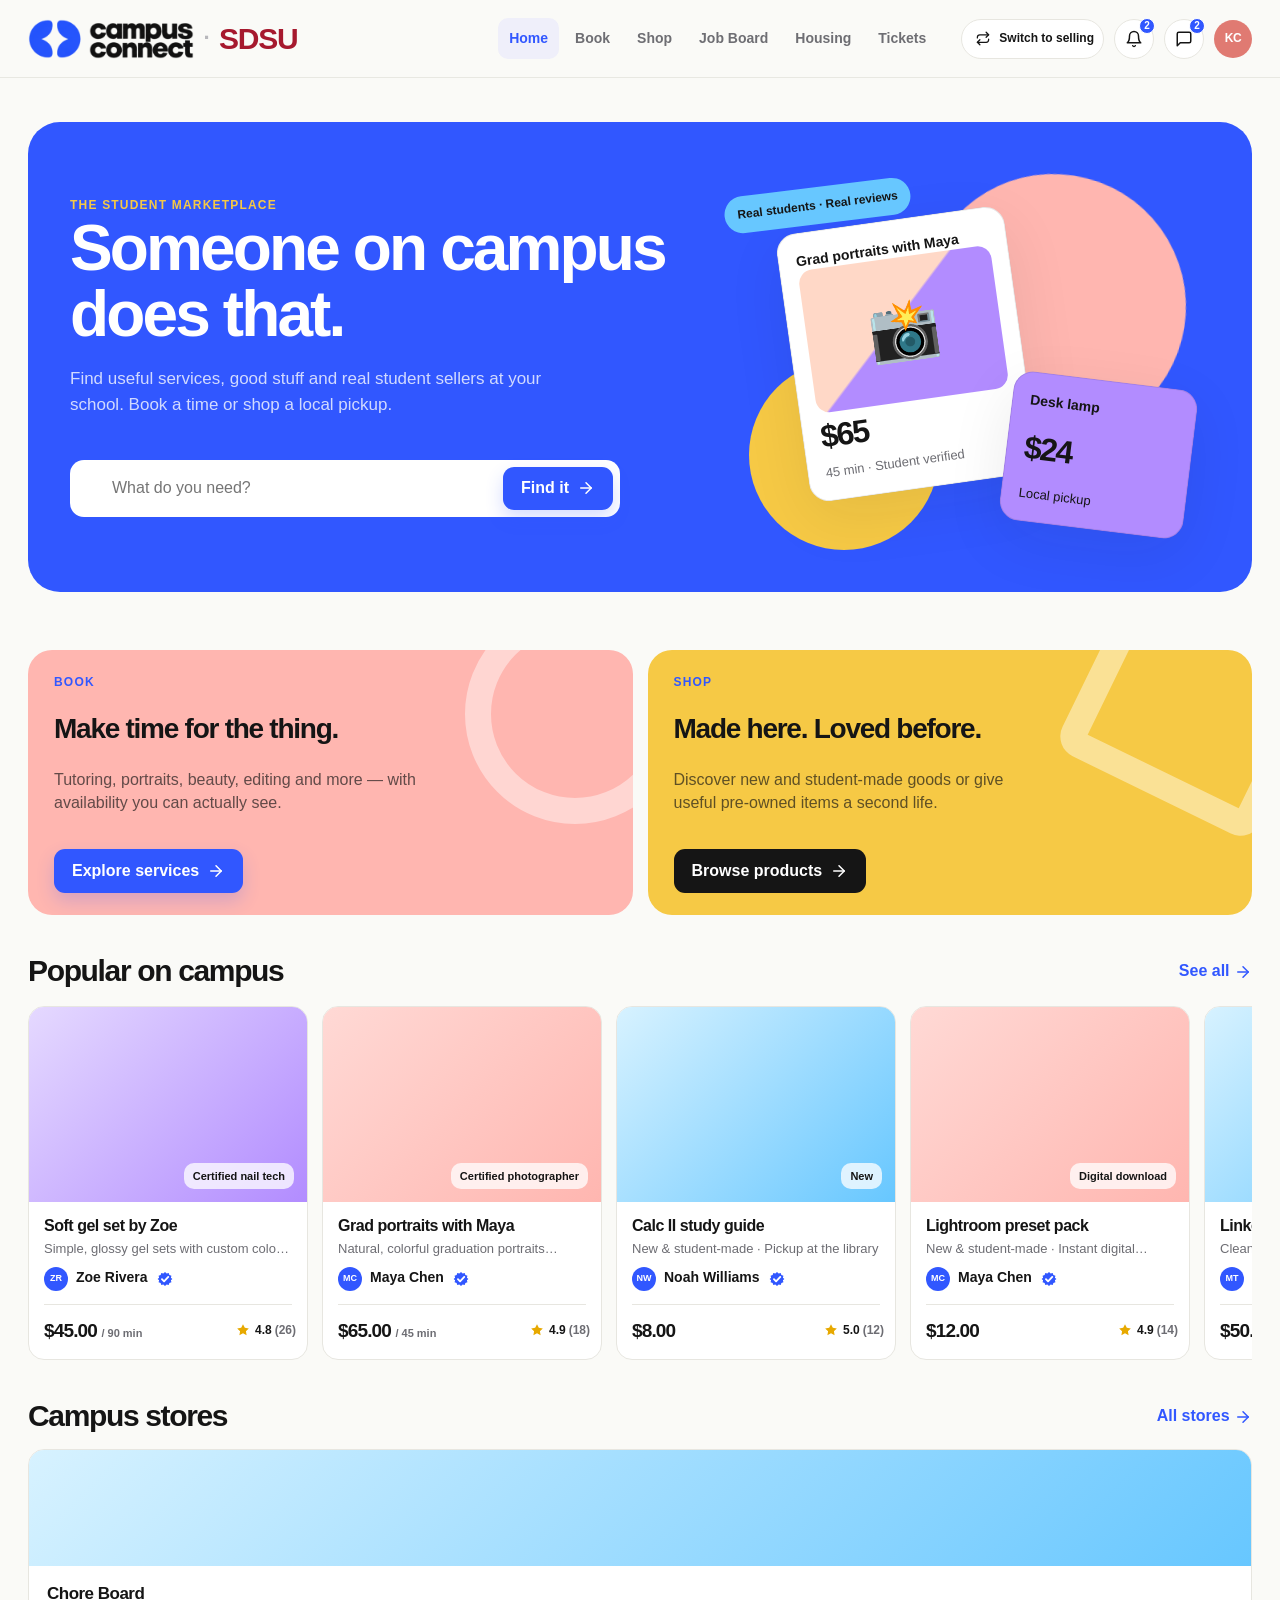
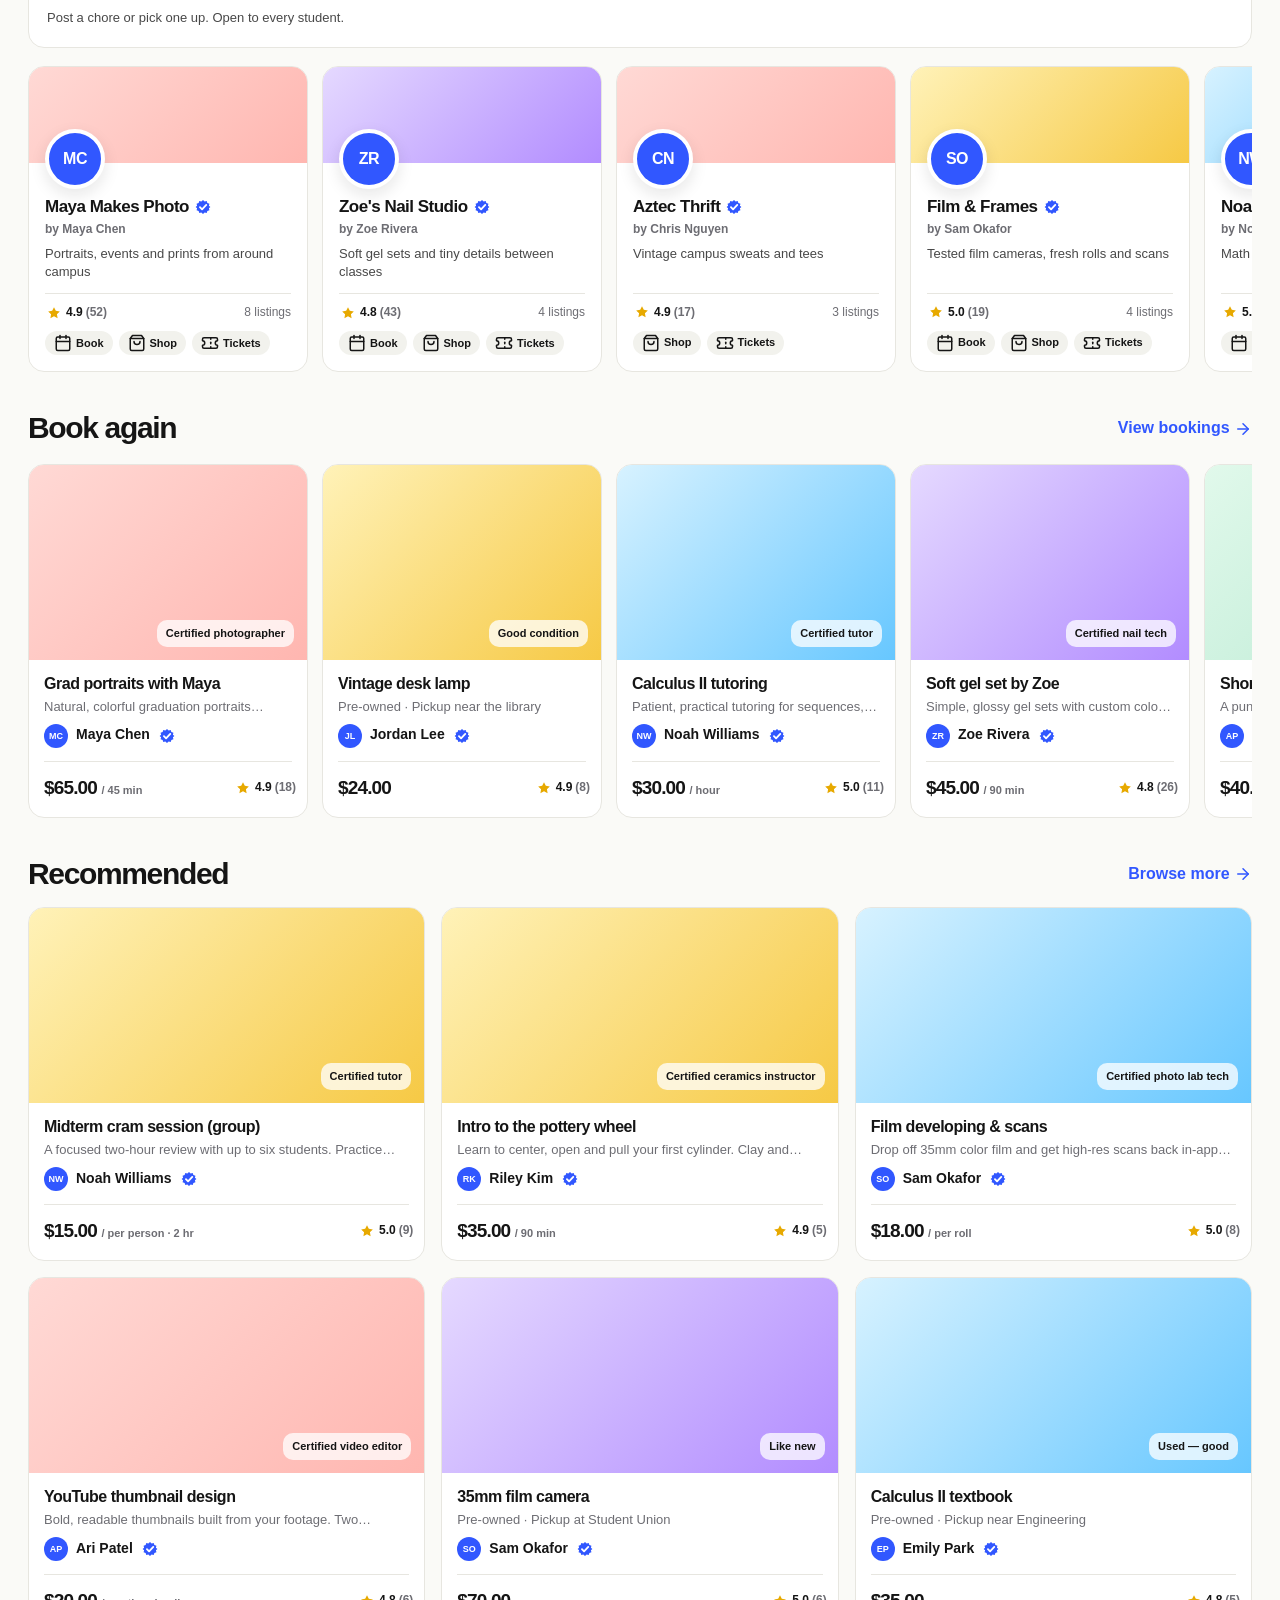
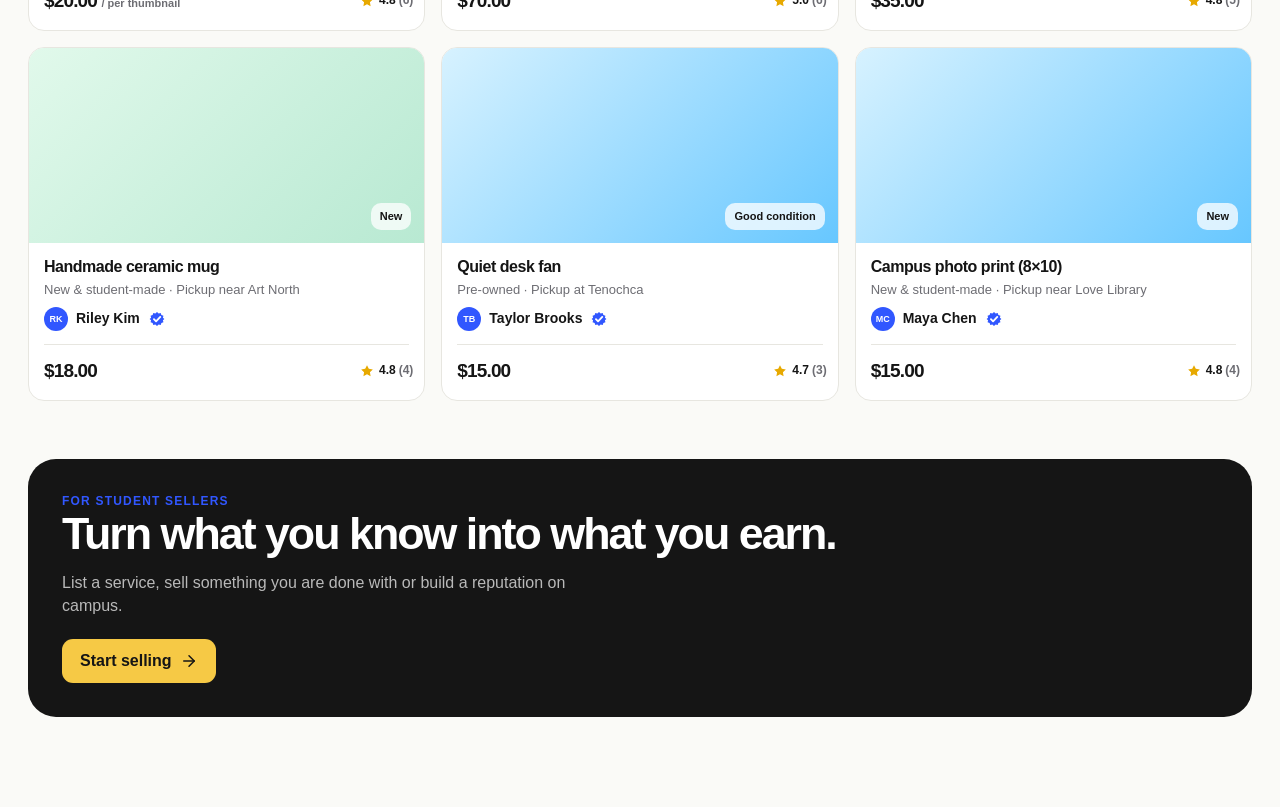
<file: index.html>
<!doctype html>
<html lang="en">
  <head>
    <meta charset="UTF-8" />
    <meta name="viewport" content="width=device-width, initial-scale=1.0" />
    <meta name="theme-color" content="#3157ff" />
    <title>Campus Connect — Prototype</title>
    <link rel="stylesheet" href="shared/base.css" />
    <link rel="stylesheet" href="buyer/buyer.css" />
  </head>
  <body data-mode="buyer">
    <div class="app-shell">
      <div id="toast-region" class="toast-region" aria-live="polite" aria-atomic="true"></div>

      <header class="desktop-header">
        <button class="brand-button" data-action="go-home" aria-label="Campus Connect home, SDSU">
          <img class="brand-logo" src="campus-connect-logo.png" alt="" />
          <span class="brand-campus-separator" aria-hidden="true">·</span>
          <img class="brand-campus-logo" src="sdsu-logo.svg" alt="SDSU" width="120" height="40" />
        </button>

        <div class="header-navs">
          <nav class="desktop-nav" aria-label="Primary navigation">
            <button class="nav-link" data-view="home">Home</button>
            <button class="nav-link" data-view="book">Book</button>
            <button class="nav-link" data-view="shop">Shop</button>
            <button class="nav-link" data-view="jobs">Job Board</button>
            <button class="nav-link" data-view="housing">Housing</button>
            <button class="nav-link" data-view="tickets">Tickets</button>
          </nav>
        </div>

        <div class="header-actions">
          <button type="button" class="mode-switch" data-action="switch-mode" aria-label="Switch to selling">
            <span class="icon" data-icon="repeat" aria-hidden="true"></span><span class="mode-switch-label">Switch to selling</span>
          </button>
          <div class="header-popover-anchor">
            <button type="button" class="icon-button notifications-nav-button" data-action="toggle-notifications" aria-label="Notifications" aria-expanded="false" aria-controls="notification-popover">
              <span class="icon" data-icon="bell" aria-hidden="true"></span><span class="header-badge notification-badge" hidden></span>
            </button>
            <div id="notification-popover" class="notification-popover" role="dialog" aria-label="Notifications" hidden></div>
          </div>
          <button type="button" class="icon-button inbox-nav-button messages-nav-button" data-view="inbox" aria-label="Messages">
            <span class="icon" data-icon="chat" aria-hidden="true"></span><span class="header-badge inbox-badge" hidden></span>
          </button>
          <button class="avatar avatar-small profile-nav-button" data-view="you" aria-label="Your profile"></button>
        </div>
      </header>

      <main id="app-main" tabindex="-1"></main>

      <nav class="mobile-bottom-nav" aria-label="Mobile navigation">
        <button class="mobile-nav-link" data-view="home"><span class="icon" data-icon="home" aria-hidden="true"></span><span>Home</span></button>
        <button class="mobile-nav-link" data-view="book"><span class="icon" data-icon="calendar" aria-hidden="true"></span><span>Book</span></button>
        <button class="mobile-nav-link" data-view="shop"><span class="icon" data-icon="bag" aria-hidden="true"></span><span>Shop</span></button>
        <button class="mobile-nav-link" data-view="jobs"><span class="icon" data-icon="briefcase" aria-hidden="true"></span><span>Jobs</span></button>
        <button class="mobile-nav-link" data-view="housing"><span class="icon" data-icon="bed" aria-hidden="true"></span><span>Housing</span></button>
        <button class="mobile-nav-link" data-view="tickets"><span class="icon" data-icon="ticket" aria-hidden="true"></span><span>Tickets</span></button>
      </nav>
    </div>

    <div id="modal-root"></div>
    <script src="shared/qr.js"></script>
    <script src="shared/icons.js"></script>
    <script src="shared/utils.js"></script>
    <script src="shared/mock-data.js"></script>
    <script src="shared/api.js"></script>
    <script src="shared/store.js"></script>
    <script src="shared/ui.js"></script>
    <script src="buyer/views.js"></script>
    <script src="buyer/actions.js"></script>
    <script src="shared/app.js"></script>
  </body>
</html>
</file>
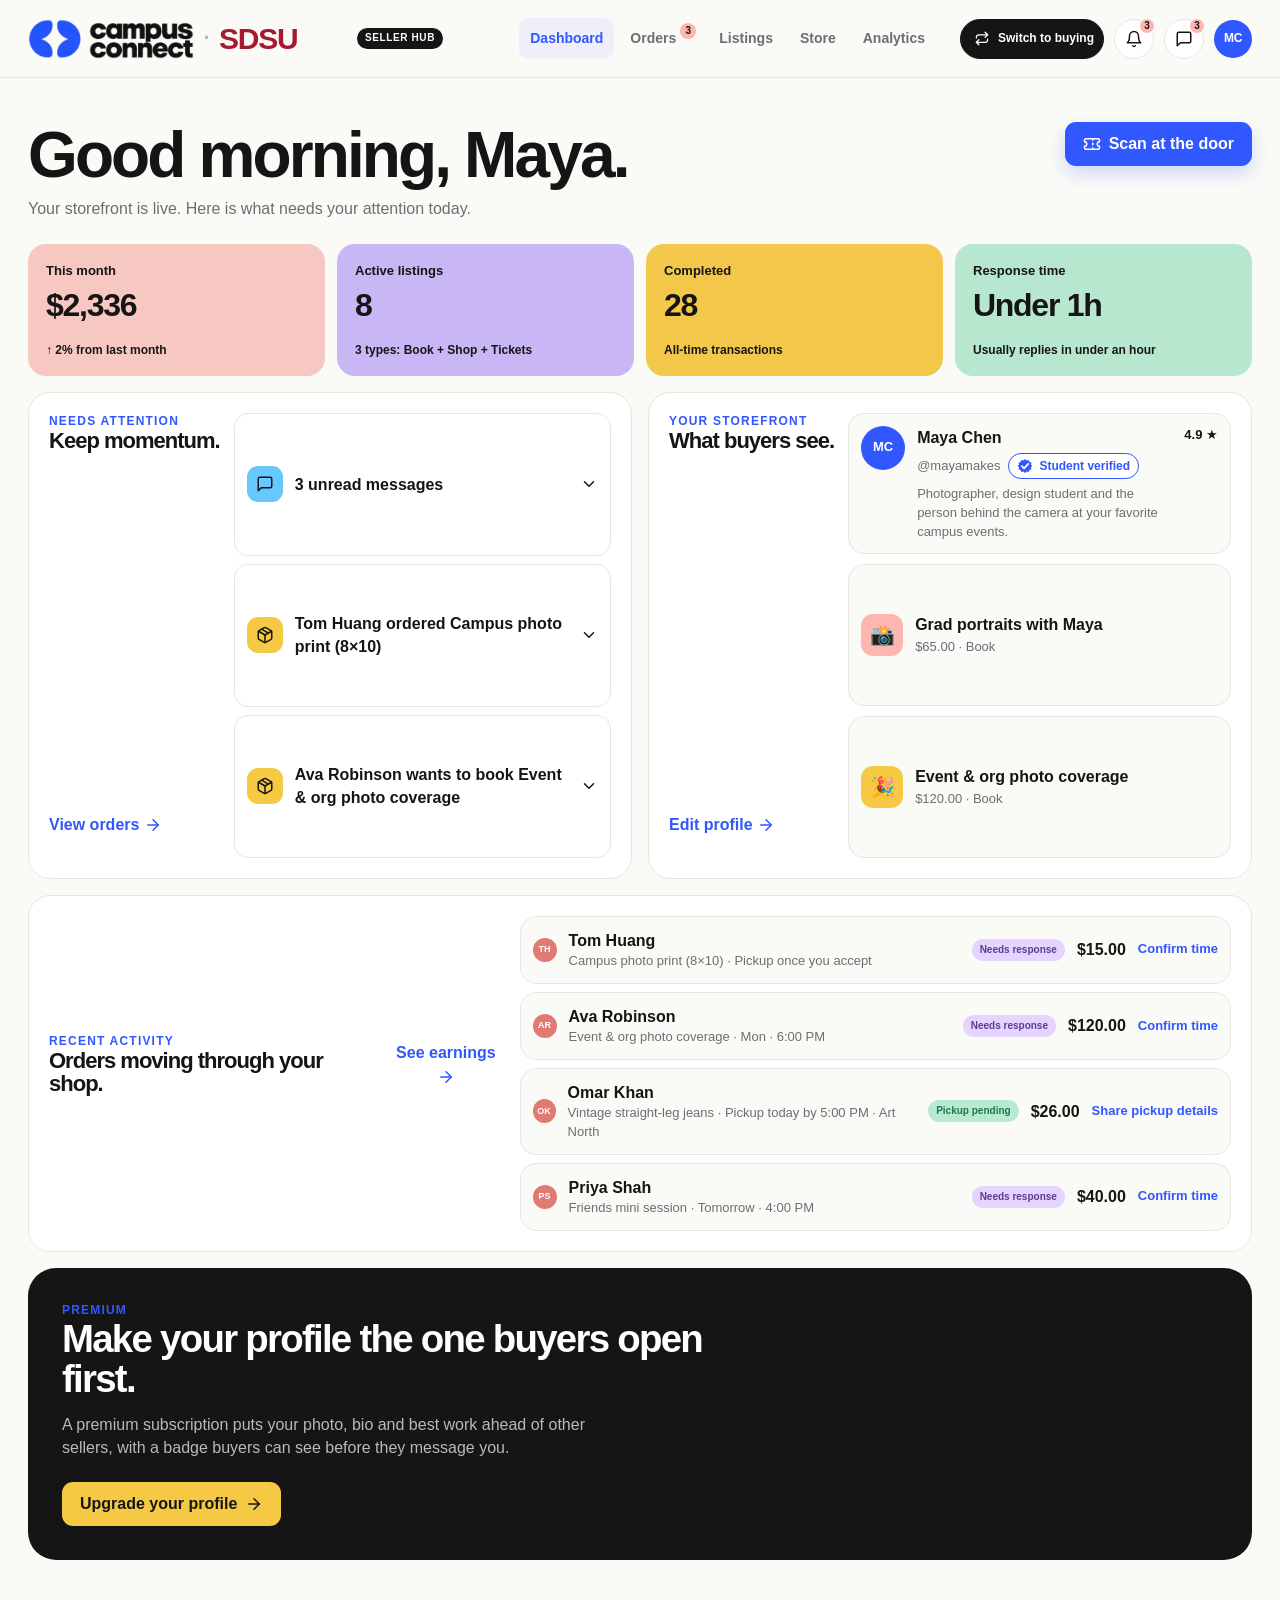
<file: seller.html>
<!doctype html>
<html lang="en">
  <head>
    <meta charset="UTF-8" />
    <meta name="viewport" content="width=device-width, initial-scale=1.0" />
    <meta name="theme-color" content="#3157ff" />
    <title>Campus Connect — Seller Hub</title>
    <link rel="stylesheet" href="shared/base.css" />
    <link rel="stylesheet" href="buyer/buyer.css" />
    <link rel="stylesheet" href="seller/seller.css" />
  </head>
  <body data-mode="seller">
    <div class="app-shell">
      <div id="toast-region" class="toast-region" aria-live="polite" aria-atomic="true"></div>

      <header class="desktop-header">
        <button class="brand-button" data-action="go-home" aria-label="Campus Connect Seller Hub home, SDSU">
          <img class="brand-logo" src="campus-connect-logo.png" alt="" />
          <span class="brand-campus-separator" aria-hidden="true">·</span>
          <img class="brand-campus-logo" src="sdsu-logo.svg" alt="SDSU" width="120" height="40" />
          <span class="seller-hub-tag seller-only">Seller Hub</span>
        </button>

        <div class="header-navs">
          <nav class="desktop-nav seller-only" aria-label="Seller navigation">
            <button class="nav-link" data-view="seller-dashboard">Dashboard</button>
            <button class="nav-link nav-link-with-badge" data-view="seller-orders">Orders<span class="nav-badge seller-orders-badge"></span></button>
            <button class="nav-link" data-view="seller-listings">Listings</button>
            <button class="nav-link" data-view="seller-stores">Store</button>
            <button class="nav-link" data-view="seller-analytics">Analytics</button>
          </nav>
        </div>

        <div class="header-actions">
          <button type="button" class="mode-switch selling" data-action="switch-mode" aria-label="Switch to buying">
            <span class="icon" data-icon="repeat" aria-hidden="true"></span><span class="mode-switch-label">Switch to buying</span>
          </button>
          <div class="header-popover-anchor">
            <button type="button" class="icon-button notifications-nav-button" data-action="toggle-notifications" aria-label="Notifications" aria-expanded="false" aria-controls="notification-popover">
              <span class="icon" data-icon="bell" aria-hidden="true"></span><span class="header-badge notification-badge" hidden></span>
            </button>
            <div id="notification-popover" class="notification-popover" role="dialog" aria-label="Notifications" hidden></div>
          </div>
          <button type="button" class="icon-button inbox-nav-button messages-nav-button" data-view="seller-inbox" aria-label="Messages">
            <span class="icon" data-icon="chat" aria-hidden="true"></span><span class="header-badge inbox-badge" hidden></span>
          </button>
          <button class="avatar avatar-small profile-nav-button seller-avatar-button" data-view="seller-profile" aria-label="Your seller profile"></button>
        </div>
      </header>

      <main id="app-main" tabindex="-1"></main>
    </div>

    <div id="modal-root"></div>
    <script src="shared/qr.js"></script>
    <script src="shared/icons.js"></script>
    <script src="shared/utils.js"></script>
    <script src="shared/mock-data.js"></script>
    <script src="shared/api.js"></script>
    <script src="shared/store.js"></script>
    <script src="shared/ui.js"></script>
    <script src="buyer/views.js"></script>
    <script src="buyer/actions.js"></script>
    <script src="seller/views.js"></script>
    <script src="seller/actions.js"></script>
    <script src="shared/app.js"></script>
  </body>
</html>
</file>
<file: shared/base.css>
:root {
  --cobalt: #3157ff;
  --sdsu-red: #a6192e;
  --cobalt-dark: #2341cf;
  --warm-white: #fafaf7;
  --ink: #151515;
  --muted: #6d6d73;
  --line: #e7e6e0;
  --soft: #f2f2ed;
  --coral: #ffb6b0;
  --lilac: #b28cff;
  --butter: #f6c945;
  --sky: #67c7ff;
  --mint: #b8e9d2;
  --danger: #bd3d42;
  --shadow: 0 18px 60px rgba(21, 21, 21, 0.08);
  --shadow-small: 0 8px 26px rgba(21, 21, 21, 0.07);
  --radius-lg: 24px;
  --radius-md: 16px;
  --radius-sm: 11px;
  --max-width: 1240px;
  font-family: Inter, ui-sans-serif, -apple-system, BlinkMacSystemFont, "Segoe UI", sans-serif;
  color: var(--ink);
  background: var(--warm-white);
  font-synthesis: none;
}

* { box-sizing: border-box; }
html { scroll-behavior: smooth; }
body {
  margin: 0;
  background: var(--warm-white);
  color: var(--ink);
  line-height: 1.45;
}
button, input, textarea, select { font: inherit; }
button { cursor: pointer; }
button:focus-visible, input:focus-visible, textarea:focus-visible, select:focus-visible, a:focus-visible {
  outline: 3px solid rgba(49, 87, 255, 0.35);
  outline-offset: 3px;
}
a { color: inherit; text-decoration: none; }

.app-shell { min-height: 100vh; }
.desktop-header {
  position: sticky;
  top: 0;
  z-index: 20;
  display: grid;
  grid-template-columns: auto 1fr auto;
  align-items: center;
  gap: 24px;
  min-height: 78px;
  padding: 14px max(28px, calc((100vw - var(--max-width)) / 2));
  background: rgba(250, 250, 247, 0.92);
  border-bottom: 1px solid rgba(231, 230, 224, 0.92);
  backdrop-filter: blur(18px);
}
.brand-button {
  display: inline-flex;
  align-items: center;
  gap: 10px;
  border: 0;
  padding: 0;
  background: transparent;
  color: var(--ink);
  font-weight: 800;
  letter-spacing: -0.04em;
}
.brand-logo { display: block; height: 40px; width: auto; }
.brand-campus-separator { color: #b8b8bc; font-size: 22px; font-weight: 900; line-height: 1; transform: translateY(-1px); }
.brand-campus-logo { display: block; flex: 0 0 auto; width: auto; height: 40px; }

.global-search {
  display: flex;
  align-items: center;
  gap: 10px;
  min-width: 0;
  height: 44px;
  padding: 0 12px;
  background: #fff;
  border: 1px solid var(--line);
  border-radius: 13px;
  color: var(--muted);
  transition: border-color .18s ease, box-shadow .18s ease;
}
.global-search:focus-within { border-color: var(--cobalt); box-shadow: 0 0 0 4px rgba(49, 87, 255, .1); }
.global-search input { width: 100%; min-width: 0; border: 0; outline: 0; background: transparent; color: var(--ink); }
.global-search input::placeholder { color: #95959a; }
.global-search kbd { padding: 3px 6px; color: #8b8b91; font-size: 11px; border: 1px solid var(--line); border-radius: 6px; white-space: nowrap; }
.header-navs { min-width: 0; display: flex; justify-content: flex-end; }
.desktop-nav { display: flex; justify-content: flex-end; align-items: center; gap: 5px; }
.nav-link, .mobile-nav-link {
  position: relative;
  border: 0;
  background: transparent;
  color: #6e6e73;
  font-size: 14px;
  font-weight: 700;
}
.nav-link { padding: 10px 11px; border-radius: 10px; }
.nav-link:hover, .nav-link.active { background: #efeffa; color: var(--ink); }
.nav-link.active { color: var(--cobalt); }
.nav-link-with-badge { padding-right: 27px; }
.nav-badge, .mobile-badge {
  display: inline-flex;
  align-items: center;
  justify-content: center;
  min-width: 16px;
  height: 16px;
  padding: 0 4px;
  border-radius: 999px;
  background: var(--cobalt);
  color: #fff;
  font-size: 10px;
  font-weight: 800;
}
body[data-mode="seller"] .nav-badge,
body[data-mode="seller"] .mobile-badge { background: var(--coral); color: var(--ink); }
.nav-badge { position: absolute; top: 5px; right: 7px; }
.header-actions { display: flex; align-items: center; gap: 10px; }
.icon-button {
  position: relative;
  display: grid;
  place-items: center;
  width: 40px;
  height: 40px;
  border: 1px solid var(--line);
  border-radius: 50%;
  background: #fff;
  color: var(--ink);
}
.icon-button:hover { background: var(--soft); }
.inbox-nav-button.active, .messages-nav-button.active, .notifications-nav-button.active { border-color: var(--cobalt); background: #eef0ff; color: var(--cobalt); box-shadow: 0 0 0 3px rgba(49, 87, 255, .12); }
.header-badge, .inbox-badge { position: absolute; top: -2px; right: -2px; display: inline-flex; align-items: center; justify-content: center; min-width: 16px; height: 16px; padding: 0 4px; border-radius: 999px; background: var(--cobalt); color: #fff; border: 1px solid #fff; font-size: 10px; font-weight: 800; line-height: 1; }
body[data-mode="seller"] .header-badge,
body[data-mode="seller"] .inbox-badge { background: var(--coral); color: var(--ink); }
.header-badge:empty, .header-badge[hidden], .inbox-badge:empty, .inbox-badge[hidden] { display: none; }
.header-popover-anchor { position: relative; }
.notification-popover { position: absolute; z-index: 60; top: calc(100% + 10px); right: 0; width: min(360px, calc(100vw - 32px)); overflow: hidden; border: 1px solid var(--line); border-radius: 18px; background: #fff; box-shadow: var(--shadow); }
.notification-popover-header { display: flex; align-items: flex-start; justify-content: space-between; gap: 12px; padding: 16px 16px 12px; border-bottom: 1px solid var(--line); }
.notification-popover-header strong { display: block; font-size: 15px; }
.notification-popover-list { display: grid; max-height: min(420px, 60vh); overflow: auto; }
.notification-popover-row { display: flex; align-items: flex-start; gap: 11px; width: 100%; padding: 14px 16px; border: 0; border-bottom: 1px solid #f0f0eb; background: #fff; text-align: left; color: inherit; }
.notification-popover-row:hover, .notification-popover-row.unread { background: #f4f5ff; }
.notification-popover-row .activity-thumb { width: 40px; height: 40px; flex-basis: 40px; font-size: 18px; border-radius: 11px; }
.notification-popover-copy { flex: 1; min-width: 0; }
.notification-popover-top { display: flex; align-items: flex-start; justify-content: space-between; gap: 8px; }
.notification-popover-top strong { font-size: 13px; line-height: 1.25; }
.notification-popover-body { display: block; margin-top: 3px; font-size: 12px; line-height: 1.4; }
.notification-popover-footer { display: flex; justify-content: flex-end; padding: 10px 12px; border-top: 1px solid var(--line); background: var(--warm-white); }
.avatar {
  display: inline-grid;
  place-items: center;
  border: 0;
  border-radius: 50%;
  background: #e07a72;
  color: #fff;
  font-weight: 800;
  letter-spacing: -.03em;
}
.avatar-small { width: 38px; height: 38px; font-size: 12px; }
.profile-nav-button { cursor: pointer; transition: box-shadow .16s ease, transform .16s ease; }
.profile-nav-button:hover { transform: translateY(-1px); }
.profile-nav-button.active { box-shadow: 0 0 0 3px #fff, 0 0 0 5px var(--cobalt); }

.icon, .svg-icon {
  display: inline-block;
  width: 18px;
  height: 18px;
  flex: 0 0 18px;
  vertical-align: middle;
  color: inherit;
}
.svg-icon { overflow: visible; }
.trust-icon .svg-icon { width: 18px; height: 18px; }
.verified-check .icon-verified { width: 16px; height: 16px; flex-shrink: 0; color: var(--cobalt); }
.verified-badge .icon-verified { width: 15px; height: 15px; flex-shrink: 0; color: var(--cobalt); }
.primary-button .icon-verified { color: #fff; --verified-mark: var(--cobalt); }
.trust-icon .icon-verified { width: 18px; height: 18px; color: var(--cobalt); }
.success-mark .icon-verified { width: 36px; height: 36px; color: var(--cobalt); }
.text-button .svg-icon, .ghost-button .svg-icon, .back-button .svg-icon, .primary-button .svg-icon, .secondary-button .svg-icon {
  flex-shrink: 0;
}
.icon-button .svg-icon { width: 18px; height: 18px; }

main { width: min(var(--max-width), calc(100% - 56px)); margin: 0 auto; padding: 44px 0 90px; }
.mobile-bottom-nav { display: none; }
.eyebrow { color: var(--cobalt); font-size: 12px; font-weight: 800; letter-spacing: .1em; text-transform: uppercase; }
h1, h2, h3, h4, p { margin-top: 0; }
h1, h2, h3, h4 { font-family: "Avenir Next", "Trebuchet MS", Inter, sans-serif; letter-spacing: -.045em; line-height: 1.04; }
h1 { font-size: clamp(38px, 5vw, 70px); margin-bottom: 18px; }
h2 { font-size: clamp(29px, 3.5vw, 46px); margin-bottom: 14px; }
h3 { font-size: 23px; margin-bottom: 8px; }
h4 { font-size: 17px; margin-bottom: 6px; }
.lede { max-width: 610px; color: var(--muted); font-size: 17px; line-height: 1.6; }
.muted { color: var(--muted); }
.small { font-size: 13px; }
.section { margin-top: 58px; }
.section-header { display: flex; align-items: end; justify-content: space-between; gap: 20px; margin-bottom: 20px; }
.section-header h2, .section-header h3 { margin-bottom: 0; }
.section-header p { max-width: 420px; margin: 0; color: var(--muted); font-size: 14px; }
.text-button { border: 0; background: transparent; color: var(--cobalt); font-weight: 800; padding: 8px 0; }
.text-button:hover { color: var(--cobalt-dark); text-decoration: underline; }
.visit-store-button, .visit-store-button .svg-icon { color: #67c7ff; }
.visit-store-button:hover { color: #3aaeef; }
.primary-button, .secondary-button, .ghost-button, .danger-button {
  display: inline-flex;
  align-items: center;
  justify-content: center;
  gap: 8px;
  min-height: 44px;
  padding: 0 17px;
  border-radius: 11px;
  font-weight: 800;
  border: 1px solid transparent;
  transition: transform .16s ease, box-shadow .16s ease, background .16s ease;
}
.primary-button { background: var(--cobalt); color: #fff; box-shadow: 0 8px 18px rgba(49, 87, 255, .2); }
.primary-button:hover { background: var(--cobalt-dark); transform: translateY(-1px); box-shadow: 0 11px 22px rgba(49, 87, 255, .25); }
.secondary-button { background: var(--ink); color: #fff; }
.secondary-button:hover { background: #333; transform: translateY(-1px); }
.ghost-button { background: transparent; border-color: var(--line); color: var(--ink); }
.ghost-button:hover { background: #fff; border-color: #c9c9c3; }
.danger-button { background: #fff4f4; color: var(--danger); border-color: #f4cdcd; }
.danger-button:hover { background: #ffe9e9; }
.button-row { display: flex; flex-wrap: wrap; gap: 10px; }
.button-row.stretch > * { flex: 1; }
.full-width { width: 100%; }

.form-card { max-width: 740px; padding: 28px; border: 1px solid var(--line); border-radius: 23px; background: #fff; }
.form-grid { display: grid; grid-template-columns: 1fr 1fr; gap: 15px; }
.field { display: grid; gap: 7px; }
.field.full { grid-column: 1 / -1; }
.field label { font-size: 12px; font-weight: 900; }
.field input, .field textarea, .field select { width: 100%; min-height: 44px; padding: 10px 12px; border: 1px solid var(--line); border-radius: 10px; outline: 0; background: #fff; color: var(--ink); }
.field textarea { min-height: 110px; resize: vertical; }
.field input:focus, .field textarea:focus, .field select:focus { border-color: var(--cobalt); box-shadow: 0 0 0 4px rgba(49,87,255,.1); }
.field-note { color: var(--muted); font-size: 11px; }
.progress-steps { display: flex; gap: 8px; margin-bottom: 26px; }
.progress-step { height: 5px; flex: 1; border-radius: 999px; background: var(--soft); }
.progress-step.active { background: var(--cobalt); }

.toast-region { position: fixed; z-index: 100; right: 20px; bottom: 20px; display: grid; gap: 10px; width: min(360px, calc(100% - 40px)); }
.toast { display: flex; align-items: flex-start; gap: 10px; padding: 13px 15px; border: 1px solid var(--line); border-radius: 14px; background: #fff; box-shadow: var(--shadow); animation: toast-in .22s ease both; font-size: 13px; }
.toast.success { border-color: #b9dfca; }
.toast.error { border-color: #f4cdcd; }
.toast.error .toast-icon { background: #fff4f4; color: var(--danger); }
.toast-icon { display: grid; place-items: center; width: 24px; height: 24px; flex: 0 0 24px; border-radius: 50%; background: var(--mint); color: #166e45; }
@keyframes toast-in { from { opacity: 0; transform: translateY(8px); } to { opacity: 1; transform: translateY(0); } }

.modal-backdrop { position: fixed; z-index: 80; inset: 0; display: grid; place-items: center; padding: 20px; background: rgba(21,21,21,.45); backdrop-filter: blur(4px); }
.modal { position: relative; width: min(520px, 100%); max-height: min(760px, calc(100vh - 40px)); overflow: auto; padding: 25px; border-radius: 22px; background: #fff; box-shadow: 0 30px 100px rgba(0,0,0,.2); }
.modal-close { position: absolute; top: 16px; right: 16px; display: grid; place-items: center; width: 34px; height: 34px; border: 0; border-radius: 50%; background: var(--soft); color: var(--ink); }
.modal h2 { padding-right: 32px; font-size: 30px; }
.notification-list { display: grid; gap: 10px; margin-top: 18px; }
.notification-item { display: flex; gap: 11px; padding: 13px; border-radius: 13px; background: var(--warm-white); }
.notification-item.unread { background: #eef0ff; }
.notification-item strong { display: block; font-size: 13px; }
.notification-item p { margin: 3px 0 0; color: var(--muted); font-size: 12px; }
.modal-actions { display: flex; justify-content: flex-end; gap: 9px; margin-top: 20px; }

@media (max-width: 1120px) {
  .desktop-header { grid-template-columns: auto 1fr auto; gap: 14px; padding-left: 20px; padding-right: 20px; }
  .desktop-nav { gap: 0; }
  .nav-link { padding-left: 8px; padding-right: 8px; }
}
@media (max-width: 900px) {
  .desktop-header { grid-template-columns: auto 1fr auto; }
  .desktop-nav { display: none; }
  main { width: min(var(--max-width), calc(100% - 36px)); }
}
@media (max-width: 680px) {
  body { padding-bottom: 72px; }
  body[data-mode="seller"] { padding-bottom: 0; }
  .desktop-header { position: relative; grid-template-columns: auto 1fr auto; min-height: 67px; padding: 12px 16px; }
  .brand-logo { height: 32px; }
  .brand-campus-logo { height: 32px; }
  .brand-campus-separator { font-size: 18px; }
  .desktop-header { padding-bottom: 12px; }
  .header-actions { gap: 6px; }
  .header-actions .icon-button { width: 36px; height: 36px; }
  .avatar-small { width: 36px; height: 36px; }
  main { width: calc(100% - 32px); padding-top: 25px; padding-bottom: 35px; }
  .mobile-bottom-nav { position: fixed; z-index: 50; left: 0; right: 0; bottom: 0; display: grid; grid-template-columns: repeat(6, 1fr); padding: 8px 6px max(8px, env(safe-area-inset-bottom)); background: rgba(250,250,247,.96); border-top: 1px solid var(--line); backdrop-filter: blur(18px); }
  .mobile-nav-link { display: grid; place-items: center; gap: 3px; padding: 5px 0; font-size: 10px; color: var(--muted); }
  .mobile-nav-link.active { color: var(--cobalt); }
  .mobile-nav-link .svg-icon { transform: scale(.92); }
  .mobile-nav-link-with-badge { position: relative; }
  .mobile-badge { position: absolute; top: 0; right: 25%; }
  .form-card { padding: 20px; border-radius: 19px; }
  .form-grid { grid-template-columns: 1fr; }
  .field.full { grid-column: auto; }
  .button-row.stretch { flex-direction: column; }
  .toast-region { right: 12px; bottom: 82px; width: calc(100% - 24px); }
  .mode-switch-label { display: none; }
  .mode-switch { width: 36px; height: 36px; padding: 0; justify-content: center; }
  body[data-mode="seller"] .seller-hub-tag { display: none !important; }
}

/* ---------- Seller Hub tag and the buying / selling switch ---------- */

.seller-hub-tag {
  display: inline-flex;
  align-items: center;
  margin-left: 8px;
  padding: 3px 8px;
  border-radius: 999px;
  background: var(--ink);
  color: #fff;
  font-size: 10px;
  font-weight: 800;
  letter-spacing: .06em;
  text-transform: uppercase;
}
.mode-switch {
  display: inline-flex;
  align-items: center;
  gap: 7px;
  min-height: 40px;
  padding: 0 12px;
  border: 1px solid var(--line);
  border-radius: 999px;
  background: #fff;
  color: var(--ink);
  font-size: 12px;
  font-weight: 800;
  white-space: nowrap;
}
.mode-switch:hover { border-color: var(--cobalt); background: #eef0ff; color: var(--cobalt); }
.mode-switch.selling { background: var(--ink); border-color: var(--ink); color: #fff; }
.mode-switch.selling:hover { background: #333; border-color: #333; color: #fff; }
.mode-switch .svg-icon { width: 15px; height: 15px; }
.profile-nav-button.seller-avatar-button { background: var(--cobalt); }
.nav-badge[hidden], .mobile-badge[hidden] { display: none; }

/* ---------- Booking calendar (the service page, and the seller's availability preview) ---------- */

.book-cal { display: flex; flex-wrap: wrap; align-items: flex-start; gap: 20px 36px; min-width: 0; }
.book-month-wrap { flex: 0 0 auto; width: 292px; max-width: 100%; }
.book-month-bar { display: flex; align-items: center; justify-content: space-between; gap: 4px; margin-bottom: 10px; }
.book-month-bar .icon-button { width: 34px; height: 34px; flex: 0 0 34px; }
.book-month-bar strong { flex: 1; min-width: 0; text-align: center; font-size: 15px; white-space: nowrap; }
.book-month { display: grid; grid-template-columns: repeat(7, 36px); gap: 6px 6px; justify-content: space-between; }
.book-dow { display: grid; place-items: center; width: 36px; height: 22px; font-size: 11px; font-weight: 800; color: var(--muted); }
.book-day { display: grid; place-items: center; width: 36px; height: 36px; padding: 0; border: 0; border-radius: 50%; background: transparent; color: var(--ink); font-size: 14px; font-weight: 800; }
.book-day.is-empty { pointer-events: none; }
.book-day.is-muted { color: #c8c8c2; }
.book-day:hover:not(.is-muted):not(.is-empty) { background: #eef0ff; }
.book-day.is-selected, .book-day.is-selected:hover { background: var(--cobalt); color: #fff; }
.book-times { display: grid; gap: 8px; align-content: start; flex: 1 1 180px; width: min(100%, 220px); min-width: min(100%, 180px); max-width: 220px; }
.book-times-label { font-size: 14px; font-weight: 800; line-height: 1.3; }
.book-times-list { display: grid; gap: 8px; align-content: start; max-height: 312px; overflow: auto; padding-right: 4px; }
.book-time { width: 100%; min-height: 42px; border: 1.5px solid var(--cobalt); border-radius: 8px; background: #fff; color: var(--cobalt); font-size: 14px; font-weight: 800; }
.book-time:hover, .book-time.is-selected { background: var(--cobalt); color: #fff; }
</file>
<file: buyer/buyer.css>
.hero {
  display: grid;
  grid-template-columns: minmax(0, 1.12fr) minmax(360px, .88fr);
  gap: 36px;
  align-items: stretch;
  padding: 42px;
  min-height: 470px;
  overflow: hidden;
  border-radius: 32px;
  background: var(--cobalt);
  color: #fff;
}
.hero-copy { display: flex; flex-direction: column; justify-content: center; }
.hero .eyebrow { color: var(--butter); }
.hero h1 { max-width: 650px; margin-bottom: 18px; }
.hero p { max-width: 520px; color: rgba(255, 255, 255, .78); font-size: 17px; line-height: 1.55; }
.hero-search {
  display: flex;
  align-items: center;
  gap: 8px;
  max-width: 550px;
  margin-top: 24px;
  padding: 7px;
  background: #fff;
  border-radius: 14px;
}
.hero-search input { flex: 1; min-width: 0; height: 43px; border: 0; outline: 0; padding: 0 9px; color: var(--ink); }
.hero-search .primary-button { min-height: 43px; }
.hero-art { position: relative; min-height: 340px; }
.hero-art::before, .hero-art::after { content: ""; position: absolute; border-radius: 50%; filter: blur(.2px); }
.hero-art::before { width: 265px; height: 265px; top: 10px; right: 5%; background: var(--coral); transform: rotate(9deg); }
.hero-art::after { width: 190px; height: 190px; bottom: 0; left: 5%; background: var(--butter); }
.art-card { position: absolute; display: flex; flex-direction: column; justify-content: space-between; padding: 17px; border: 1px solid rgba(21, 21, 21, .1); border-radius: 20px; box-shadow: var(--shadow); color: var(--ink); }
.art-card-main { z-index: 2; top: 55px; left: 14%; width: 230px; height: 270px; transform: rotate(-8deg); background: #fff; }
.art-card-small { z-index: 3; right: 4%; bottom: 20px; width: 185px; height: 150px; transform: rotate(7deg); background: var(--lilac); }
.art-card .mini-title { font-weight: 800; font-size: 14px; }
.art-card .mini-price { font-size: 32px; font-weight: 900; letter-spacing: -.06em; }
.art-portrait { width: 100%; height: 145px; display: grid; place-items: center; border-radius: 14px; background: linear-gradient(135deg, #ffd8c7 0 45%, #b28cff 46% 100%); font-size: 58px; }
.floating-pill { position: absolute; z-index: 4; left: 0; top: 23px; padding: 10px 13px; border-radius: 999px; background: var(--sky); color: var(--ink); font-size: 12px; font-weight: 900; transform: rotate(-7deg); }

.category-row { display: flex; flex-wrap: wrap; gap: 10px; }
.category-chip { display: inline-flex; align-items: center; gap: 8px; min-height: 42px; padding: 0 14px; border: 1px solid var(--line); border-radius: 999px; background: #fff; color: var(--ink); font-size: 13px; font-weight: 800; }
.category-chip:hover, .category-chip.active { border-color: var(--cobalt); background: #eef0ff; color: var(--cobalt); }
.category-chip-icon { display: grid; place-items: center; width: 28px; height: 28px; flex-shrink: 0; }
.category-chip-icon .svg-icon { width: 22px; height: 22px; }
.category-chip-icon.cobalt { color: var(--cobalt); }
.category-chip-icon.coral { color: #e07a72; }
.category-chip-icon.lilac { color: #8b5cf6; }
.category-chip-icon.butter { color: #c99708; }
.category-chip-icon.sky { color: #2b8fd4; }
.category-chip-icon.mint { color: #2f9e6b; }
.filter-bar .category-chip.active .category-chip-icon { color: var(--cobalt); }

.listing-grid { display: grid; grid-template-columns: repeat(4, minmax(0, 1fr)); gap: 16px; }
.listing-grid-recommended { grid-template-columns: repeat(3, minmax(0, 1fr)); }
.section-home-shelf { margin-top: 36px; }
.section-home-shelf + .section-home-shelf { margin-top: 28px; }
.section-browse-shelf { margin-top: 20px; margin-bottom: 4px; }
.section-browse-shelf .section-header-shelf h2 { font-size: clamp(22px, 2.4vw, 28px); }
.section-browse-main { margin-top: 8px; margin-bottom: 0; }
.section-browse-main.section { margin-top: 0; }
.section-header.section-browse-main { margin-top: 16px; margin-bottom: 14px; }
.section-header-shelf { align-items: center; margin-bottom: 14px; }
.section-header-shelf h2 { font-size: clamp(22px, 2.4vw, 30px); }
.home-scroll-row { display: flex; flex-wrap: nowrap; gap: 14px; overflow-x: auto; padding: 2px 2px 8px; scroll-snap-type: x mandatory; scrollbar-width: thin; scrollbar-color: #d4d3cd transparent; -webkit-overflow-scrolling: touch; }
.home-scroll-row::-webkit-scrollbar { height: 6px; }
.home-scroll-row::-webkit-scrollbar-thumb { border-radius: 999px; background: #d4d3cd; }
.listing-scroll-row .listing-card, .listing-scroll-row .store-card, .listing-scroll-row .board-card, .listing-scroll-row .school-service-card { flex: 0 0 min(280px, 78vw); scroll-snap-align: start; }
.school-service-note { margin: -4px 0 14px; max-width: 640px; color: var(--muted); font-size: 14px; }
.school-service-card { display: flex; flex-direction: column; min-width: 0; overflow: hidden; border: 1px solid var(--line); border-radius: var(--radius-md); background: #fff; transition: transform .18s ease, box-shadow .18s ease, border-color .18s ease; }
.school-service-card:hover { transform: translateY(-3px); border-color: #d4d3cd; box-shadow: var(--shadow-small); }
.school-service-button { display: flex; flex-direction: column; flex: 1; width: 100%; padding: 0; border: 0; background: transparent; color: inherit; text-align: left; cursor: pointer; }
.school-service-card .listing-visual { min-height: 148px; }
.school-service-body { display: flex; flex-direction: column; gap: 8px; flex: 1; padding: 15px; }
.school-service-copy { margin: 0; color: rgba(21, 21, 21, .78); font-size: 13px; line-height: 1.4; }
.school-service-card .seller-line { margin-top: 2px; }
.detail-actions .school-service-link { flex: 1; }
.listing-card { position: relative; min-width: 0; overflow: hidden; border: 1px solid var(--line); border-radius: var(--radius-md); background: #fff; transition: transform .18s ease, box-shadow .18s ease, border-color .18s ease; }
.listing-card:hover { transform: translateY(-3px); border-color: #d4d3cd; box-shadow: var(--shadow-small); }
.listing-card-button { display: block; width: 100%; padding: 0; border: 0; background: transparent; text-align: left; color: inherit; }
.listing-visual { position: relative; display: flex; flex-direction: column; justify-content: space-between; min-height: 195px; padding: 13px; overflow: hidden; }
.listing-visual.coral { background: linear-gradient(135deg, #ffd9d5, var(--coral)); }
.listing-visual.lilac { background: linear-gradient(135deg, #e5d9ff, var(--lilac)); }
.listing-visual.butter { background: linear-gradient(135deg, #fff2b8, var(--butter)); }
.listing-visual.sky { background: linear-gradient(135deg, #d7f2ff, var(--sky)); }
.listing-visual.mint { background: linear-gradient(135deg, #e1f9eb, var(--mint)); }
.visual-top { display: flex; justify-content: space-between; align-items: start; gap: 8px; }
.visual-tag, .verified-badge, .status-pill { display: inline-flex; align-items: center; gap: 5px; min-height: 24px; padding: 0 8px; border-radius: 999px; background: rgba(255, 255, 255, .82); color: var(--ink); font-size: 10px; font-weight: 900; }
.visual-tag { backdrop-filter: blur(5px); }
.visual-figure { align-self: center; margin-top: 4px; font-size: 74px; line-height: 1; filter: drop-shadow(0 7px 8px rgba(21,21,21,.14)); }
.visual-caption { align-self: flex-end; margin-top: auto; max-width: 80%; padding: 7px 9px; border-radius: 10px; background: rgba(255,255,255,.76); color: var(--ink); font-size: 11px; font-weight: 900; line-height: 1.15; }
.school-badge, .agent-badge { display: inline-flex; align-items: center; gap: 5px; align-self: flex-end; margin-top: auto; max-width: 100%; min-height: 26px; padding: 0 10px 0 7px; border: 1.5px solid var(--sdsu-red); border-radius: 999px; background: #fff; color: var(--sdsu-red); font-size: 12px; font-weight: 800; line-height: 1; white-space: nowrap; }
.school-badge .icon-school, .agent-badge .icon-home { width: 16px; height: 16px; flex: 0 0 16px; color: var(--sdsu-red); }
.detail-visual > .agent-badge { position: absolute; top: 16px; left: 16px; margin: 0; }
.school-badge.inline { align-self: center; margin-top: 0; }
.school-badge.compact { align-self: center; margin: 0; min-height: 0; padding: 0; border: 0; border-radius: 0; background: transparent; }
.seller-hero .school-badge.inline { margin-bottom: 8px; }
.trust-icon.school-mark { background: #fde8ec; color: var(--sdsu-red); }
.listing-body { padding: 15px; }
.listing-title { min-height: 43px; margin-bottom: 9px; font-size: 16px; font-weight: 900; letter-spacing: -.03em; line-height: 1.18; }
.listing-title:has(+ .listing-meta-line) { margin-bottom: 4px; min-height: 0; }
.listing-meta-line { margin-bottom: 9px; font-weight: 400; line-height: 1.35; display: -webkit-box; -webkit-box-orient: vertical; -webkit-line-clamp: 1; overflow: hidden; }
.seller-line { display: flex; align-items: center; gap: 8px; color: var(--muted); font-size: 12px; }
.seller-line .seller-name { color: var(--ink); font-weight: 800; }
.mini-avatar { display: inline-grid; place-items: center; width: 24px; height: 24px; border-radius: 50%; background: var(--cobalt); color: #fff; font-size: 9px; font-weight: 900; }
.verified-check {
  display: inline-flex;
  align-items: center;
  gap: 5px;
  color: var(--cobalt);
  font-weight: 900;
  vertical-align: middle;
}
.listing-meta { display: flex; align-items: center; justify-content: space-between; gap: 8px; margin-top: 13px; padding-top: 12px; border-top: 1px solid var(--line); }
.price { font-size: 19px; font-weight: 900; letter-spacing: -.045em; }
.price small { color: var(--muted); font-size: 11px; font-weight: 700; letter-spacing: 0; }
.rating { display: inline-flex; align-items: center; gap: 3px; color: var(--ink); font-size: 12px; font-weight: 800; }
.rating .svg-icon { width: 14px; height: 14px; color: #e7a900; vertical-align: -2px; }

.split-banner { display: grid; grid-template-columns: 1fr 1fr; grid-template-rows: auto auto auto auto; gap: 15px; align-items: stretch; }
.mode-card {
  position: relative;
  display: grid;
  grid-template-rows: subgrid;
  grid-row: span 4;
  align-items: start;
  min-height: 248px;
  padding: 24px 26px 22px;
  overflow: hidden;
  border-radius: var(--radius-lg);
}
.mode-card .eyebrow { margin-bottom: 8px; }
.mode-card h3 { max-width: 11em; margin: 0 0 8px; font-size: 28px; line-height: 1.08; }
.mode-card p { max-width: 28em; margin: 0 0 20px; padding-right: 72px; line-height: 1.45; color: rgba(21,21,21,.67); }
.mode-card .primary-button, .mode-card .secondary-button { position: relative; z-index: 1; align-self: end; justify-self: start; }
.mode-card.book { background: var(--coral); }
.mode-card.shop { background: var(--butter); }
.mode-card::after { content: ""; position: absolute; z-index: 0; top: -46px; right: -52px; width: 168px; height: 168px; border: 26px solid rgba(255,255,255,.43); border-radius: 50%; pointer-events: none; }
.mode-card.shop::after { top: -64px; right: -58px; border-radius: 22px; transform: rotate(26deg); }

.trust-strip { display: grid; grid-template-columns: repeat(3, 1fr); gap: 12px; padding: 20px; border: 1px solid var(--line); border-radius: var(--radius-md); background: #fff; }
.trust-item { display: flex; align-items: flex-start; gap: 12px; }
.trust-icon { display: grid; place-items: center; width: 36px; height: 36px; flex: 0 0 36px; border-radius: 11px; background: #eef0ff; color: var(--cobalt); }
.trust-item strong { display: block; margin-bottom: 2px; font-size: 13px; }
.trust-item span { display: block; color: var(--muted); font-size: 12px; }

.browse-header { display: flex; justify-content: space-between; align-items: end; gap: 20px; margin-bottom: 25px; }
.browse-header h1 { margin-bottom: 8px; font-size: clamp(36px, 4.8vw, 58px); }
.browse-controls { display: flex; align-items: center; gap: 10px; }
.segmented { display: inline-flex; padding: 4px; border: 1px solid var(--line); border-radius: 12px; background: #fff; }
.segment { border: 0; padding: 9px 13px; border-radius: 9px; background: transparent; color: var(--muted); font-size: 13px; font-weight: 800; }
.segment.active { background: var(--ink); color: #fff; }
.browse-filters { margin: 20px 0; }
.shop-type-tabs { display: grid; grid-template-columns: .72fr 1.35fr 1.35fr; gap: 10px; margin-bottom: 12px; }
.book-tabs { margin-bottom: 12px; background: transparent; }
.book-tablist { display: grid; grid-template-columns: repeat(3, minmax(0, 1fr)); position: relative; z-index: 1; margin-bottom: -1px; background: transparent; }
.section-chore-board { margin-top: 28px; margin-bottom: 8px; }
.chore-board-card { overflow: hidden; border: 1px solid var(--line); border-radius: var(--radius-md); background: #fff; transition: transform .18s ease, box-shadow .18s ease, border-color .18s ease; }
.chore-board-card:hover { transform: translateY(-3px); border-color: #d4d3cd; box-shadow: var(--shadow-small); }
.chore-board-button { display: block; width: 100%; padding: 0; border: 0; background: transparent; color: inherit; text-align: left; cursor: pointer; }
.chore-board-banner { display: block; height: 116px; background: linear-gradient(135deg, #d7f2ff, var(--sky)); }
.chore-board-body { display: grid; gap: 4px; padding: 18px 18px 20px; }
.chore-board-name { font-size: 17px; font-weight: 900; letter-spacing: -.03em; line-height: 1.2; }
.chore-board-tagline { color: rgba(21,21,21,.78); font-size: 13px; line-height: 1.4; }
.board-grid { display: grid; grid-template-columns: repeat(auto-fill, minmax(240px, 1fr)); gap: 16px; }
.board-card { overflow: hidden; border: 1px solid var(--line); border-radius: var(--radius-md); background: #fff; transition: transform .18s ease, box-shadow .18s ease, border-color .18s ease; }
.board-card:hover { transform: translateY(-3px); border-color: #d4d3cd; box-shadow: var(--shadow-small); }
.board-card-button { display: block; width: 100%; padding: 0; border: 0; background: transparent; color: inherit; text-align: left; cursor: pointer; }
.board-card-visual { display: grid; place-items: center; height: 148px; }
.board-card-visual.coral { background: linear-gradient(135deg, #ffd9d5, var(--coral)); }
.board-card-visual.lilac { background: linear-gradient(135deg, #e5d9ff, var(--lilac)); }
.board-card-visual.butter { background: linear-gradient(135deg, #fff2b8, var(--butter)); }
.board-card-visual.sky { background: linear-gradient(135deg, #d7f2ff, var(--sky)); }
.board-card-visual.mint { background: linear-gradient(135deg, #e1f9eb, var(--mint)); }
.board-card-emoji { font-size: 58px; line-height: 1; filter: drop-shadow(0 8px 10px rgba(21, 21, 21, .12)); }
.board-card-body { display: grid; gap: 4px; padding: 14px 16px 16px; }
.board-card-kicker { font-size: 11px; font-weight: 800; letter-spacing: .06em; text-transform: uppercase; color: var(--cobalt); }
.board-card-title { font-size: 17px; font-weight: 900; letter-spacing: -.03em; line-height: 1.2; }
.board-card-meta { color: var(--muted); font-size: 13px; line-height: 1.4; }
.board-card-price { margin-top: 8px; font-size: 16px; font-weight: 900; letter-spacing: -.03em; }
.board-card-static:hover { transform: none; border-color: var(--line); box-shadow: none; }
.board-card-face { display: block; }
.board-card-summary { color: rgba(21,21,21,.78); font-size: 13px; line-height: 1.45; }
.ticket-card .board-card-summary { display: -webkit-box; -webkit-box-orient: vertical; -webkit-line-clamp: 2; overflow: hidden; }
.ticket-detail-when { margin: 0 0 8px; color: var(--muted); font-size: 15px; }
.ticket-detail-price { margin: 4px 0 10px; font-size: 22px; font-weight: 900; letter-spacing: -.03em; }
.board-card.is-selected { border-color: var(--cobalt); box-shadow: 0 0 0 3px rgba(49, 87, 255, .12); }
.tickets-layout { display: grid; grid-template-columns: minmax(0, 1fr) minmax(280px, 380px); gap: 16px; align-items: start; }
.tickets-main .browse-header { margin-bottom: 18px; }
.ticket-chat { position: sticky; top: 92px; display: flex; flex-direction: column; height: calc(100vh - 116px); max-height: calc(100vh - 116px); min-height: 320px; overflow: hidden; border: 1px solid var(--line); border-radius: 23px; background: #fff; }
.ticket-chat .chat-header,
.ticket-chat .ticket-post-form,
.ticket-chat .chat-composer { flex: 0 0 auto; }
.ticket-chat .chat-messages { flex: 1 1 auto; min-height: 0; overflow-y: auto; }
.chat-header.ticket-chat-header { display: grid; gap: 10px; align-items: stretch; }
.ticket-chat-top { display: flex; align-items: center; justify-content: space-between; gap: 8px; }
.ticket-chat-mark { display: grid; place-items: center; width: 22px; height: 22px; }
.chat-person .ticket-chat-mark,
.chat-person .ticket-chat-mark .svg-icon { color: var(--cobalt); }
.ticket-chat-mark .svg-icon { width: 22px; height: 22px; flex-basis: 22px; }
.ticket-post-actions { flex-wrap: nowrap; gap: 6px; }
.ticket-post-button { min-height: 28px; height: 28px; padding: 0 10px; border-radius: 999px; border-color: var(--cobalt); background: var(--cobalt); color: #fff; font-size: 12px; }
.ticket-post-button:hover { border-color: var(--cobalt-dark); background: var(--cobalt-dark); color: #fff; }
.ticket-post-button.is-open { border-color: var(--cobalt-dark); background: var(--cobalt-dark); color: #fff; }
.ticket-chat-search { width: 100%; height: 36px; margin: 0; }
.ticket-post-form { display: grid; gap: 10px; padding: 14px 18px; border-bottom: 1px solid var(--line); }
.message.ticket-post { display: flex; align-items: center; gap: 12px; max-width: min(92%, 340px); }
.ticket-post-copy { display: grid; gap: 4px; min-width: 0; flex: 1; }
.ticket-post-name { font-size: 11px; font-weight: 800; }
.message.them .ticket-post-name { color: var(--cobalt); }
.message.me .ticket-post-name { color: rgba(255,255,255,.82); }
.ticket-dm-button { display: inline-grid; place-items: center; flex: 0 0 auto; width: 32px; height: 32px; min-height: 32px; padding: 0; border: 1px solid var(--cobalt); border-radius: 999px; background: var(--cobalt); color: #fff; cursor: pointer; }
.ticket-dm-button .svg-icon { width: 15px; height: 15px; flex-basis: 15px; }
.ticket-dm-button:hover { border-color: var(--cobalt-dark); background: var(--cobalt-dark); }
.message.me .ticket-dm-button { border: 0; background: #fff; color: var(--cobalt); }
.ticket-chat .chat-header .back-button { flex: 0 0 auto; }
.job-post-form { margin-bottom: 22px; }
.job-post-form h3 { margin-bottom: 6px; }
.board-detail { display: grid; gap: 8px; max-width: 720px; }
.board-detail-visual { display: grid; place-items: center; min-height: 220px; border-radius: 28px; }
.board-detail-visual .board-card-emoji { font-size: 88px; }
.board-facts { display: grid; gap: 10px; margin: 18px 0; }
.board-fact { display: flex; justify-content: space-between; gap: 16px; padding: 12px 0; border-top: 1px solid var(--line); font-size: 14px; }
.board-fact span { color: var(--muted); }
.section-home-shelf .chore-board-card { margin-bottom: 16px; }
.chore-post-button { background: var(--butter); color: var(--ink); box-shadow: none; }
.chore-post-button:hover { background: #ffe17e; color: var(--ink); }
.chore-board { padding: 16px; border: 1px solid #e6d7a4; border-radius: 26px; background: #fff8e6; box-shadow: inset 0 0 0 6px #fff, inset 0 0 0 7px #f3e7b8; }
.chore-slip-grid { display: grid; grid-template-columns: repeat(auto-fill, minmax(300px, 1fr)); gap: 12px; }
.chore-slip { display: flex; align-items: center; gap: 14px; width: 100%; min-height: 78px; padding: 10px 10px 10px 16px; border: 1.5px solid #d5d5d5; border-radius: 22px; background: #fff; color: var(--ink); text-align: left; cursor: pointer; }
.chore-slip:hover { border-color: #bdbdbd; transform: translateY(-1px); box-shadow: 0 8px 18px rgba(21, 21, 21, .06); }
.chore-slip:focus-visible { outline: 3px solid rgba(49, 87, 255, .35); outline-offset: 2px; }
.chore-slip-price { flex: 0 0 auto; font-size: 28px; font-weight: 800; letter-spacing: -.04em; line-height: 1; }
.chore-slip-copy { display: grid; gap: 2px; min-width: 0; flex: 1; }
.chore-slip-title { font-size: 20px; font-weight: 800; letter-spacing: -.03em; line-height: 1.15; white-space: nowrap; overflow: hidden; text-overflow: ellipsis; }
.chore-slip-meta { color: #8d8d8d; font-size: 13px; line-height: 1.3; white-space: nowrap; overflow: hidden; text-overflow: ellipsis; }
.chore-slip-go { display: grid; place-items: center; flex: 0 0 58px; width: 58px; height: 58px; border-radius: 14px; background: var(--butter); color: var(--ink); }
.chore-slip-go .svg-icon { width: 26px; height: 26px; flex-basis: 26px; color: var(--ink); }
.chore-slip.is-quiet { background: #fff; }
.chore-slip.is-quiet .chore-slip-go { background: #ececec; color: var(--ink); }
.chore-slip.is-quiet .chore-slip-go .svg-icon { color: var(--ink); }
.chore-board + .section { margin-top: 28px; }
@media (max-width: 680px) {
  .chore-slip-grid { grid-template-columns: 1fr; }
  .chore-slip { gap: 10px; padding-left: 14px; }
  .chore-slip-price { font-size: 24px; }
  .chore-slip-title { font-size: 17px; }
  .chore-slip-go { flex-basis: 48px; width: 48px; height: 48px; border-radius: 12px; }
}
.book-tab { border: 1px solid var(--line); border-radius: 22px 22px 0 0; min-height: 46px; padding: 12px 10px 10px; background: #ecebe6; color: var(--ink); font-size: 14px; font-weight: 800; line-height: 1.2; text-align: center; }
.book-tab:hover { background: #e3e2dc; }
.book-tab.active { background: #fff; color: var(--ink); border-bottom-color: #fff; }
.book-tab.active:hover { background: #fff; }
.book-tab-panel { padding: 14px 14px 12px; border: 1px solid var(--line); border-bottom: 0; background: #fff; }
.book-tab-panel .filter-bar { padding-bottom: 0; }
.shop-type-tab { display: flex; align-items: center; gap: 12px; min-height: 72px; padding: 12px 14px; border: 1px solid var(--line); border-radius: 14px; background: #fff; color: var(--ink); text-align: left; transition: border-color .18s ease, background .18s ease, box-shadow .18s ease; }
.shop-type-tab:hover { border-color: #b7bce0; box-shadow: var(--shadow-small); }
.shop-type-tab.active { border-color: var(--cobalt); background: #eef0ff; color: var(--cobalt); box-shadow: 0 0 0 1px var(--cobalt); }
.shop-type-tab > span:last-child { display: grid; gap: 3px; }
.shop-type-tab strong { font-size: 13px; line-height: 1.2; }
.shop-type-tab small { color: var(--muted); font-size: 10px; font-weight: 700; line-height: 1.3; }
.shop-type-icon { display: grid; place-items: center; width: 34px; height: 34px; flex: 0 0 34px; border-radius: 10px; background: var(--soft); color: var(--ink); }
.shop-type-tab.active .shop-type-icon { background: #fff; color: var(--cobalt); }
.browse-page-search { width: 100%; margin-bottom: 12px; }
.category-row { display: flex; align-items: center; flex-wrap: nowrap; gap: 10px; }
.category-row > .ghost-button { flex: 0 0 auto; margin-left: auto; }
.category-row .filter-bar { flex: 1; min-width: 0; }
.filter-bar { display: flex; align-items: stretch; gap: 8px; overflow-x: auto; padding-bottom: 2px; scrollbar-width: none; }
.filter-bar::-webkit-scrollbar { display: none; }
.filter-button { flex: 0 0 auto; min-height: 38px; padding: 0 12px; border: 1px solid var(--line); border-radius: 999px; background: #fff; color: var(--muted); font-size: 12px; font-weight: 800; }
.filter-button:hover, .filter-button.active { border-color: var(--cobalt); color: var(--cobalt); background: #eef0ff; }
.filter-bar .filter-button,
.filter-bar .category-chip { display: inline-flex; flex: 0 0 78px; flex-direction: column; align-items: center; justify-content: center; gap: 7px; width: 78px; min-height: 78px; padding: 10px 8px; border-radius: 12px; font-size: 11px; font-weight: 800; line-height: 1.15; text-align: center; white-space: normal; }
.filter-bar .filter-button { color: var(--ink); }
.filter-bar .filter-button.active { color: var(--cobalt); }
.result-count { color: var(--muted); font-size: 13px; }
.empty-state { display: grid; place-items: center; min-height: 310px; padding: 32px; border: 1px dashed #d6d5cf; border-radius: var(--radius-lg); background: #fff; text-align: center; }
.empty-shape { display: grid; place-items: center; width: 68px; height: 68px; margin-bottom: 16px; border-radius: 22px; background: var(--lilac); font-size: 30px; transform: rotate(-7deg); }

.detail-layout { display: grid; grid-template-columns: minmax(0, 1.05fr) minmax(360px, .95fr); gap: 45px; align-items: start; }
.detail-gallery { position: sticky; top: 110px; }
.detail-visual { position: relative; display: grid; place-items: center; min-height: 470px; overflow: hidden; border-radius: 28px; }
.detail-visual > .school-badge { position: absolute; top: 16px; left: 16px; margin: 0; }
.detail-visual.coral { background: linear-gradient(135deg, #ffd9d5, var(--coral)); }
.detail-visual.lilac { background: linear-gradient(135deg, #e5d9ff, var(--lilac)); }
.detail-visual.butter { background: linear-gradient(135deg, #fff2b8, var(--butter)); }
.detail-visual.sky { background: linear-gradient(135deg, #d7f2ff, var(--sky)); }
.detail-visual.mint { background: linear-gradient(135deg, #e1f9eb, var(--mint)); }
.detail-figure { font-size: 180px; line-height: 1; filter: drop-shadow(0 18px 15px rgba(21,21,21,.14)); }
.detail-copy { padding-top: 5px; }
.detail-copy h1 { max-width: 650px; font-size: clamp(35px, 4vw, 58px); }
.detail-copy .price { display: block; margin-top: 14px; font-size: 28px; }
.detail-actions { display: flex; gap: 10px; margin: 23px 0; }
.detail-actions .primary-button { flex: 1; }
.seller-card { display: flex; align-items: center; justify-content: space-between; gap: 14px; padding: 16px; border: 1px solid var(--line); border-radius: var(--radius-md); background: #fff; }
.seller-card-main { display: flex; align-items: center; gap: 12px; min-width: 0; }
.seller-avatar { display: grid; place-items: center; width: 48px; height: 48px; flex: 0 0 48px; border-radius: 50%; background: var(--cobalt); color: #fff; font-size: 13px; font-weight: 900; }
.seller-name { margin-bottom: 3px; font-size: 14px; font-weight: 900; }
.seller-sub { color: var(--muted); font-size: 12px; }
.detail-block { padding: 24px 0; border-bottom: 1px solid var(--line); }
.detail-block h3 { font-size: 20px; }
.board-role { display: grid; grid-template-columns: minmax(0, 1fr) max-content; gap: 28px 36px; align-items: start; }
.board-description p { margin: 8px 0 0; font-size: 15px; line-height: 1.55; }
.board-facts { max-width: 380px; }
.board-facts .info-row { margin: 10px 0; }
.board-facts .info-row:first-of-type { margin-top: 10px; }
.info-row { display: flex; align-items: flex-start; gap: 12px; margin: 14px 0; }
.info-row .trust-icon { display: grid; place-items: center; width: 30px; height: 30px; flex-basis: 30px; border-radius: 9px; color: var(--cobalt); }
.info-row .trust-icon .svg-icon { display: block; }
.info-row-line { align-items: center; }
.info-row-line strong { font-size: 14px; font-weight: 800; }
.info-row strong { display: block; font-size: 13px; }
.info-row span { display: block; color: var(--muted); font-size: 13px; }
.trust-note { padding: 14px; border-radius: 12px; background: #f1f3ff; color: #293b9b; font-size: 12px; }
.trust-symbols { display: inline-flex; align-items: center; gap: 10px; flex-wrap: wrap; }
.seller-card .trust-symbols { margin-top: 8px; }
.sold-by-card .trust-symbols { margin-top: 0; }
.trust-rating { display: inline-flex; align-items: center; gap: 4px; color: var(--ink); font-size: 14px; font-weight: 900; letter-spacing: -.03em; line-height: 1; }
.trust-rating .svg-icon { width: 15px; height: 15px; color: #e7a900; }
.time-options, .date-options { display: flex; flex-wrap: wrap; gap: 8px; margin-top: 12px; }
.see-more-times { display: inline-flex; align-items: center; gap: 4px; margin-top: 14px; }
.see-more-times.is-open .svg-icon { transform: rotate(180deg); }
.option-button { min-height: 40px; padding: 0 12px; border: 1px solid var(--line); border-radius: 10px; background: #fff; color: var(--ink); font-size: 12px; font-weight: 800; }
.option-button:hover, .option-button.active { border-color: var(--cobalt); background: #eef0ff; color: var(--cobalt); }
.date-button { display: grid; place-items: center; min-width: 56px; padding: 8px 10px; }
.date-button strong { display: block; font-size: 17px; line-height: 1; }
.date-button span { display: block; margin-top: 2px; color: var(--muted); font-size: 10px; text-transform: uppercase; }
.quantity-control { display: inline-flex; align-items: center; overflow: hidden; border: 1px solid var(--line); border-radius: 11px; background: #fff; }
.quantity-control button { display: grid; place-items: center; width: 38px; height: 38px; border: 0; background: transparent; }
.quantity-control button:hover { background: var(--soft); }
.quantity-control output { min-width: 34px; text-align: center; font-weight: 900; }

.checkout-layout { display: grid; grid-template-columns: minmax(0, 1.1fr) minmax(300px, .75fr); gap: 28px; align-items: start; max-width: 1040px; margin: 0 auto; }
.checkout-panel, .summary-card, .surface-card { padding: 25px; border: 1px solid var(--line); border-radius: var(--radius-lg); background: #fff; }
.checkout-panel h1 { font-size: clamp(34px, 4vw, 54px); }
.step-list { display: grid; gap: 12px; margin: 25px 0; }
.step { display: flex; gap: 12px; padding: 14px; border: 1px solid var(--line); border-radius: 14px; background: var(--warm-white); }
.step-number { display: grid; place-items: center; width: 25px; height: 25px; flex: 0 0 25px; border-radius: 50%; background: var(--cobalt); color: #fff; font-size: 12px; font-weight: 900; }
.step strong { display: block; font-size: 13px; }
.step p { margin: 3px 0 0; color: var(--muted); font-size: 13px; }
.summary-card { position: sticky; top: 110px; }
.summary-visual { display: flex; align-items: center; gap: 12px; padding-bottom: 18px; border-bottom: 1px solid var(--line); }
.summary-thumb { display: grid; place-items: center; width: 62px; height: 62px; border-radius: 14px; font-size: 30px; }
.summary-thumb.coral { background: var(--coral); }
.summary-thumb.lilac { background: var(--lilac); }
.summary-thumb.butter { background: var(--butter); }
.summary-thumb.sky { background: var(--sky); }
.summary-line { display: flex; justify-content: space-between; gap: 14px; margin: 14px 0; color: var(--muted); font-size: 13px; }
.summary-line.total { margin-top: 18px; padding-top: 15px; border-top: 1px solid var(--line); color: var(--ink); font-size: 16px; font-weight: 900; }
.checkout-disclaimer { margin-top: 14px; color: var(--muted); font-size: 11px; line-height: 1.5; }

.seller-hero { display: flex; align-items: center; gap: 20px; padding: 22px 24px; border: 1px solid var(--line); border-radius: 22px; background: #fff; }
.profile-hero { margin-top: 4px; }
.seller-hero-main { display: flex; align-items: center; gap: 18px; min-width: 0; }
.seller-hero .seller-avatar { width: 72px; height: 72px; flex-basis: 72px; font-size: 20px; background: var(--cobalt); color: #fff; }
.profile-hero .seller-avatar,
.settings-identity .seller-avatar { background: #e07a72; color: #fff; }
.seller-hero h1, .seller-hero h2 { margin-bottom: 4px; font-size: clamp(28px, 3vw, 36px); }
.seller-hero p { margin: 0; }
.seller-stats { display: flex; flex-wrap: wrap; gap: 16px; margin-top: 12px; color: rgba(21,21,21,.68); font-size: 12px; font-weight: 700; }
.seller-stats strong { color: var(--ink); font-size: 15px; }
.seller-tabs { display: flex; gap: 20px; margin: 28px 0 20px; border-bottom: 1px solid var(--line); }
.seller-tab { padding: 0 0 12px; border: 0; border-bottom: 2px solid transparent; background: transparent; color: var(--muted); font-weight: 800; }
.seller-tab.active { border-bottom-color: var(--cobalt); color: var(--ink); }

.store-grid { display: grid; grid-template-columns: repeat(auto-fill, minmax(250px, 1fr)); gap: 16px; }
.store-grid-compact { grid-template-columns: 1fr; }
.store-card { position: relative; min-width: 0; overflow: hidden; border: 1px solid var(--line); border-radius: var(--radius-md); background: #fff; transition: transform .18s ease, box-shadow .18s ease, border-color .18s ease; }
.store-card:hover { transform: translateY(-3px); border-color: #d4d3cd; box-shadow: var(--shadow-small); }
.store-card-button { display: block; width: 100%; padding: 0; border: 0; background: transparent; color: inherit; text-align: left; }
.store-card-banner { position: relative; display: flex; align-items: center; justify-content: flex-end; height: 96px; padding: 0 16px; overflow: hidden; }
.store-card-previews, .store-hero-previews { display: flex; gap: 6px; opacity: .9; }
.store-card-previews span { font-size: 30px; line-height: 1; filter: drop-shadow(0 5px 6px rgba(21,21,21,.12)); }
.store-card-logo { position: absolute; top: 62px; left: 16px; display: grid; place-items: center; width: 60px; height: 60px; border: 4px solid #fff; border-radius: 50%; background: var(--cobalt); color: #fff; font-size: 16px; font-weight: 900; letter-spacing: -.03em; box-shadow: 0 6px 16px rgba(21,21,21,.1); }
.store-card-body { display: flex; flex-direction: column; gap: 4px; padding: 34px 16px 16px; }
.store-card-name { display: inline-flex; align-items: center; gap: 5px; font-size: 17px; font-weight: 900; letter-spacing: -.03em; line-height: 1.2; }
.store-card-owner { color: var(--muted); font-size: 12px; font-weight: 700; }
.store-card-tagline { min-height: 36px; margin-top: 2px; color: rgba(21,21,21,.78); font-size: 13px; line-height: 1.4; }
.store-card-meta { display: flex; align-items: center; justify-content: space-between; gap: 8px; margin-top: 8px; padding-top: 10px; border-top: 1px solid var(--line); font-size: 12px; }
.store-kind-chips { display: flex; gap: 6px; margin-top: 6px; }
.store-kind-chip { display: inline-flex; align-items: center; gap: 4px; min-height: 24px; padding: 0 9px; border-radius: 999px; background: var(--soft); color: var(--ink); font-size: 11px; font-weight: 800; }
.store-scroll-row .store-card { flex: 0 0 min(280px, 78vw); scroll-snap-align: start; }

.store-card-banner.coral, .store-hero-banner.coral { background: linear-gradient(135deg, #ffd9d5, var(--coral)); }
.store-card-banner.lilac, .store-hero-banner.lilac { background: linear-gradient(135deg, #e5d9ff, var(--lilac)); }
.store-card-banner.butter, .store-hero-banner.butter { background: linear-gradient(135deg, #fff2b8, var(--butter)); }
.store-card-banner.sky, .store-hero-banner.sky { background: linear-gradient(135deg, #d7f2ff, var(--sky)); }
.store-card-banner.mint, .store-hero-banner.mint { background: linear-gradient(135deg, #e1f9eb, var(--mint)); }
.housing-partner { margin-top: 28px; }
.housing-partner-button { position: relative; display: grid; grid-template-columns: minmax(0, 1fr) auto; gap: 28px; align-items: center; width: 100%; padding: 26px 28px; overflow: hidden; border: 0; border-radius: 24px; background: var(--butter); color: var(--ink); text-align: left; transition: transform .18s ease; }
.housing-partner-button:hover { transform: translateY(-2px); }
.housing-partner-button::after { content: ""; position: absolute; z-index: 0; top: -72px; right: -36px; width: 180px; height: 180px; border: 26px solid rgba(255,255,255,.5); border-radius: 28px; transform: rotate(18deg); pointer-events: none; }
.housing-partner-copy, .housing-partner-aside { position: relative; z-index: 1; }
.housing-partner-name { display: block; margin: 4px 0 8px; font-size: clamp(28px, 3vw, 40px); font-weight: 900; letter-spacing: -.04em; line-height: 1.05; }
.housing-partner-tagline { display: block; max-width: 40em; color: rgba(21,21,21,.72); font-size: 15px; line-height: 1.45; }
.housing-partner-steps { display: flex; flex-wrap: wrap; gap: 8px; margin-top: 16px; }
.housing-partner-steps span { display: inline-flex; align-items: center; gap: 6px; min-height: 32px; padding: 0 12px; border-radius: 999px; background: rgba(255,255,255,.74); font-size: 13px; font-weight: 800; }
.housing-partner-steps .svg-icon { width: 14px; height: 14px; flex: 0 0 14px; }
.housing-partner-aside { display: grid; justify-items: end; gap: 4px; min-width: 148px; }
.housing-partner-price { font-size: 32px; font-weight: 900; letter-spacing: -.05em; line-height: 1; }
.housing-partner-price small { font-size: 13px; font-weight: 800; letter-spacing: 0; }
.housing-partner-aside .rating { font-size: 13px; }
.housing-partner-go { display: inline-flex; align-items: center; gap: 6px; margin-top: 8px; font-size: 14px; font-weight: 900; }
.housing-partner-go .svg-icon { width: 16px; height: 16px; }
.store-card-logo.coral, .store-hero-logo.coral, .store-logo-small.coral { background: #ffe9e6; }
.store-card-logo.lilac, .store-hero-logo.lilac, .store-logo-small.lilac { background: #efe7ff; }
.store-card-logo.butter, .store-hero-logo.butter, .store-logo-small.butter { background: #fff6d4; }
.store-card-logo.sky, .store-hero-logo.sky, .store-logo-small.sky { background: #e3f5ff; }
.store-card-logo.mint, .store-hero-logo.mint, .store-logo-small.mint { background: #e8f8ef; }

.store-hero { overflow: hidden; border: 1px solid var(--line); border-radius: 25px; background: #fff; }
.store-hero-banner { display: flex; align-items: center; justify-content: flex-end; height: 170px; padding: 0 32px; }
.store-hero-previews span { font-size: 54px; line-height: 1; filter: drop-shadow(0 8px 10px rgba(21,21,21,.14)); }
.store-hero-body { position: relative; display: flex; align-items: flex-end; gap: 22px; padding: 0 30px 26px; }
.store-hero-logo { display: grid; place-items: center; flex: 0 0 112px; width: 112px; height: 112px; margin-top: -52px; border: 6px solid #fff; border-radius: 30px; font-size: 52px; box-shadow: 0 10px 28px rgba(21,21,21,.12); }
.store-hero-info { flex: 1; min-width: 0; padding-top: 18px; }
.store-hero-info h1 { margin: 6px 0 6px; font-size: clamp(32px, 4vw, 50px); }
.store-hero-tagline { margin: 0 0 12px; color: rgba(21,21,21,.72); font-size: 16px; }
.store-owner-link { display: inline-flex; align-items: center; gap: 8px; padding: 5px 12px 5px 5px; border: 1px solid var(--line); border-radius: 999px; background: #fff; color: var(--ink); font-size: 13px; }
.store-owner-link:hover { border-color: var(--cobalt); background: #f4f5ff; }
.store-hero-actions { display: flex; align-items: center; gap: 10px; }
.store-announcement { display: flex; align-items: center; gap: 12px; margin-top: 16px; padding: 12px 16px; border-radius: 14px; background: #fff8dc; color: var(--ink); font-size: 14px; font-weight: 700; }
.store-announcement .trust-icon { width: 30px; height: 30px; flex-basis: 30px; border-radius: 9px; background: #fff; color: #a07a00; }

.store-toolbar { position: sticky; top: 78px; z-index: 5; display: grid; gap: 12px; padding: 10px 0; background: var(--warm-white); }
.store-collections { display: flex; gap: 8px; overflow-x: auto; scrollbar-width: none; }
.store-collections::-webkit-scrollbar { display: none; }
.store-collections .category-chip { flex: 0 0 auto; }
.store-collection-count { display: inline-grid; place-items: center; min-width: 20px; height: 20px; padding: 0 6px; border-radius: 999px; background: var(--soft); color: var(--muted); font-size: 11px; }
.category-chip.active .store-collection-count { background: #fff; color: var(--cobalt); }
.store-toolbar-row { display: flex; align-items: center; gap: 12px; }
.store-search { flex: 1; }

.store-reviews { display: grid; grid-template-columns: minmax(220px, 300px) minmax(0, 1fr); gap: 24px; align-items: start; }
.store-review-summary { display: flex; align-items: center; gap: 16px; padding: 22px; border-radius: 20px; background: #fff; border: 1px solid var(--line); }
.store-review-score { font-size: 48px; font-weight: 900; letter-spacing: -.05em; line-height: 1; }
.store-review-stars { color: #e7a900; font-size: 13px; letter-spacing: 1px; }
.store-review-stars.large { font-size: 18px; }
.store-review-list { display: grid; gap: 12px; }
.store-review { padding: 18px; border: 1px solid var(--line); border-radius: 16px; background: #fff; }
.store-review-top { display: flex; align-items: center; justify-content: space-between; gap: 10px; }
.store-review p { margin: 8px 0 10px; font-size: 14px; line-height: 1.5; }
.store-review-listing { display: inline-flex; align-items: center; gap: 6px; padding: 5px 10px; border: 0; border-radius: 999px; background: var(--soft); color: var(--ink); font-size: 12px; font-weight: 800; }
.store-review-listing:hover { background: #eef0ff; color: var(--cobalt); }

.store-about { display: grid; grid-template-columns: minmax(0, 1.4fr) minmax(280px, 1fr); gap: 36px; align-items: start; }
.store-about .detail-block:first-child { padding-top: 0; }
.store-about-side { display: grid; gap: 20px; }
.store-about-more h3 { margin-bottom: 12px; font-size: 18px; }

.sold-by-card .seller-sub { display: flex; flex-wrap: wrap; align-items: center; column-gap: 6px; row-gap: 6px; }
.sold-by-card .trust-symbols { gap: 12px; margin-left: 8px; }
.seller-sub .verified-pill,
.seller-sub .school-badge.inline {
  min-height: 0;
  gap: 4px;
  padding: 1px 8px 1px 5px;
  border-width: 1px;
  font-size: 12px;
  font-weight: 800;
  line-height: 1.2;
}
.seller-sub .verified-pill .icon-verified,
.seller-sub .school-badge.inline .icon-school { width: 12px; height: 12px; flex-basis: 12px; }
.seller-sub .trust-rating { gap: 4px; font-size: 12px; font-weight: 800; }
.seller-sub .trust-rating .svg-icon { width: 12px; height: 12px; }
.store-logo-small { display: grid; place-items: center; width: 48px; height: 48px; flex: 0 0 48px; border-radius: 14px; font-size: 24px; }
.inline-link { padding: 0; border: 0; background: transparent; color: var(--ink); font: inherit; font-weight: 800; text-decoration: underline; text-underline-offset: 2px; }
.inline-link:hover { color: var(--cobalt); }
.search-stores { margin: 8px 0 18px; }
.seller-stores { margin-top: 20px; }

.page-top-row { display: flex; align-items: center; justify-content: space-between; gap: 18px; margin-bottom: 24px; }
.back-button { display: inline-flex; align-items: center; gap: 8px; padding: 0; border: 0; background: transparent; color: var(--muted); font-size: 13px; font-weight: 800; }
.back-button:hover { color: var(--ink); }
.order-success { display: grid; place-items: center; max-width: 700px; margin: 20px auto 0; padding: 52px 30px; border: 1px solid var(--line); border-radius: 28px; background: #fff; text-align: center; }
.success-mark { display: grid; place-items: center; width: 70px; height: 70px; margin-bottom: 20px; border-radius: 50%; background: var(--mint); color: #167248; }
.success-mark .svg-icon { width: 32px; height: 32px; }
.order-detail-card { width: 100%; max-width: 500px; margin: 25px 0; padding: 16px; border-radius: 14px; background: var(--warm-white); text-align: left; }
.order-detail-row { display: flex; justify-content: space-between; gap: 14px; padding: 8px 0; color: var(--muted); font-size: 13px; }
.order-detail-row strong { color: var(--ink); text-align: right; }

.inbox-layout { display: grid; grid-template-columns: 310px minmax(0, 1fr); min-height: 600px; overflow: hidden; border: 1px solid var(--line); border-radius: 23px; background: #fff; }
.conversation-list { border-right: 1px solid var(--line); }
.conversation-header { padding: 22px 19px 13px; border-bottom: 1px solid var(--line); }
.conversation-header h2 { margin-bottom: 0; font-size: 26px; }
.conversation-row { display: flex; align-items: center; gap: 10px; width: 100%; padding: 15px 18px; border: 0; border-bottom: 1px solid #f0f0eb; background: #fff; text-align: left; }
.conversation-row:hover, .conversation-row.active { background: #f4f5ff; }
.conversation-row.active { box-shadow: inset 3px 0 0 var(--cobalt); }
.conversation-content { min-width: 0; flex: 1; }
.conversation-top { display: flex; justify-content: space-between; gap: 8px; }
.conversation-name { font-weight: 900; font-size: 13px; }
.conversation-time { color: var(--muted); font-size: 10px; }
.conversation-preview { overflow: hidden; margin-top: 3px; color: var(--muted); font-size: 12px; text-overflow: ellipsis; white-space: nowrap; }
.unread-dot { width: 7px; height: 7px; border-radius: 50%; background: var(--coral); }
.chat-panel { display: flex; flex-direction: column; min-width: 0; }
.chat-header { display: flex; align-items: center; justify-content: space-between; gap: 12px; padding: 19px 22px; border-bottom: 1px solid var(--line); }
.chat-person { display: flex; align-items: center; gap: 10px; }
.chat-person strong { display: block; font-size: 14px; }
.chat-person span { display: block; color: var(--muted); font-size: 11px; }
.chat-messages { display: flex; flex: 1; flex-direction: column; gap: 12px; padding: 23px; overflow-y: auto; background: #fcfcfa; }
.chat-date { align-self: center; color: var(--muted); font-size: 11px; }
.message { max-width: 70%; padding: 11px 13px; border-radius: 15px; font-size: 13px; line-height: 1.45; }
.message.them { align-self: flex-start; border-bottom-left-radius: 4px; background: #fff; border: 1px solid var(--line); }
.message.me { align-self: flex-end; border-bottom-right-radius: 4px; background: var(--cobalt); color: #fff; }
.message-meta { margin-top: 4px; opacity: .62; font-size: 10px; }
.chat-composer { display: flex; gap: 8px; padding: 14px 18px; border-top: 1px solid var(--line); background: #fff; }
.chat-composer textarea { min-height: 44px; max-height: 100px; flex: 1; resize: none; padding: 11px 12px; border: 1px solid var(--line); border-radius: 11px; outline: 0; }
.chat-composer textarea:focus { border-color: var(--cobalt); }

.profile-layout { margin-top: 28px; }
.profile-top { display: grid; grid-template-columns: minmax(0, 2fr) minmax(0, 1fr); gap: 17px; align-items: stretch; }
.profile-orders-panel { display: flex; flex-direction: column; min-width: 0; padding: 18px; border: 1px solid var(--line); border-radius: 22px; background: #fff; }
.profile-orders-header { margin-bottom: 12px; }
.profile-orders-header h2 { font-size: clamp(22px, 2.2vw, 28px); }
.profile-orders-panel .activity-list { flex: 1; }
.profile-orders-panel .activity-row { padding: 12px; border-radius: 12px; }
.profile-orders-panel .activity-thumb { width: 36px; height: 36px; flex-basis: 36px; font-size: 17px; border-radius: 10px; }
.profile-orders-panel .activity-title { white-space: normal; font-size: 12px; line-height: 1.25; }
.profile-orders-panel .activity-sub { font-size: 10px; line-height: 1.3; }
.profile-card { display: flex; align-items: center; gap: 14px; min-height: 100%; padding: 20px; border-radius: 22px; background: var(--cobalt); color: #fff; }
.profile-card .seller-avatar { width: 44px; height: 44px; flex-basis: 44px; font-size: 12px; background: #fff; color: var(--cobalt); }
.profile-card h2 { margin-bottom: 5px; font-size: clamp(20px, 2.2vw, 26px); }
.profile-card p { margin-bottom: 8px; color: rgba(255,255,255,.76); font-size: 13px; }
.profile-card .verified-pill { background: #fff; }
.seller-hero .verified-pill, .seller-hero-preview .verified-pill { margin-bottom: 8px; }
.store-hero-kicker { display: flex; align-items: center; gap: 8px; flex-wrap: wrap; margin-bottom: 6px; font-size: 13px; font-weight: 800; }
.quick-actions { display: grid; grid-template-columns: 1fr 1fr; gap: 10px; }
.profile-help-grid { margin-top: 17px; grid-template-columns: repeat(auto-fit, minmax(150px, 1fr)); }
.settings-page > .page-top-row { align-items: flex-start; flex-wrap: wrap; }
.settings-layout { display: grid; grid-template-columns: 280px minmax(0, 1fr); min-height: 520px; overflow: hidden; border: 1px solid var(--line); border-radius: 23px; background: #fff; }
.settings-nav { display: flex; flex-direction: column; gap: 6px; padding: 12px; border-right: 1px solid var(--line); }
.settings-nav-item { display: flex; align-items: center; gap: 12px; width: 100%; padding: 12px; border: 0; border-radius: 14px; background: transparent; text-align: left; }
.settings-nav-item:hover, .settings-nav-item.active { background: #f4f5ff; }
.settings-nav-item.active { box-shadow: inset 3px 0 0 var(--cobalt); }
.settings-nav-copy { display: flex; flex-direction: column; gap: 2px; min-width: 0; }
.settings-nav-label { font-size: 14px; font-weight: 900; }
.settings-panel { min-width: 0; padding: 28px; }
.settings-panel h2, .settings-group h2 { margin-bottom: 6px; font-size: clamp(24px, 2.5vw, 32px); }
.settings-identity { display: flex; align-items: center; gap: 14px; margin-bottom: 22px; }
.settings-identity h2 { margin-bottom: 4px; font-size: 26px; }
.settings-identity .verified-badge { background: #eef0ff; color: var(--cobalt); }
.settings-form .form-grid { margin-bottom: 12px; }
.field input[readonly] { background: var(--soft); color: var(--muted); }
.settings-row { display: flex; align-items: center; justify-content: space-between; gap: 16px; padding: 16px 0; border-bottom: 1px solid var(--line); }
.settings-row-copy strong { display: block; font-size: 14px; }
.settings-row-copy p { margin: 4px 0 0; }
.settings-switch { position: relative; width: 46px; height: 28px; flex: 0 0 46px; padding: 0; border: 0; border-radius: 999px; background: #d9d9d4; transition: background .16s ease; }
.settings-switch.on { background: var(--cobalt); }
.settings-switch-knob { position: absolute; top: 3px; left: 3px; width: 22px; height: 22px; border-radius: 50%; background: #fff; box-shadow: 0 1px 4px rgba(0,0,0,.18); transition: transform .16s ease; }
.settings-switch.on .settings-switch-knob { transform: translateX(18px); }
.settings-safety { margin-top: 22px; }
.settings-safety h3 { margin-bottom: 12px; font-size: 18px; }
.payment-list { display: grid; gap: 10px; margin: 18px 0 22px; }
.payment-card { display: flex; align-items: center; justify-content: space-between; gap: 12px; padding: 14px; border: 1px solid var(--line); border-radius: 16px; background: var(--warm-white); }
.payment-card.is-default { border-color: #c9d4ff; background: #f4f5ff; }
.payment-card-copy { min-width: 0; }
.payment-card-copy p { margin: 4px 0 0; }
.payment-empty { margin: 18px 0 22px; padding: 16px; border: 1px dashed var(--line); border-radius: 16px; background: var(--warm-white); }
.payment-empty p { margin: 4px 0 0; }
.settings-group form h3 { margin: 0 0 12px; font-size: 18px; }
.settings-signout { display: flex; align-items: center; justify-content: space-between; gap: 16px; margin-top: 28px; padding: 16px; border: 1px solid #f4cdcd; border-radius: 16px; background: #fff8f8; }
.settings-signout p { margin: 4px 0 0; }
.profile-sell-hero { margin-top: 28px; }
.profile-sell-hero h2 { font-size: clamp(26px, 3vw, 38px); max-width: 680px; margin-bottom: 14px; }
.quick-action { display: flex; flex-direction: column; align-items: flex-start; justify-content: space-between; min-height: 150px; padding: 17px; border: 1px solid var(--line); border-radius: 18px; background: #fff; text-align: left; }
.quick-action:hover { border-color: var(--cobalt); box-shadow: var(--shadow-small); }
.quick-action .trust-icon { margin-bottom: 15px; }
.quick-action strong { display: block; font-size: 14px; }
.quick-action span:last-child { color: var(--muted); font-size: 12px; }
.activity-grid { display: grid; grid-template-columns: 1fr 1fr; gap: 16px; }
.activity-list { display: grid; gap: 10px; }
.activity-row { display: flex; align-items: center; justify-content: space-between; gap: 14px; padding: 15px; border: 1px solid var(--line); border-radius: 14px; background: #fff; }
.activity-main { display: flex; align-items: center; gap: 11px; min-width: 0; }
.activity-thumb { display: grid; place-items: center; width: 42px; height: 42px; flex: 0 0 42px; border-radius: 12px; font-size: 20px; }
.activity-thumb.coral { background: var(--coral); }
.activity-thumb.lilac { background: var(--lilac); }
.activity-thumb.butter { background: var(--butter); }
.activity-thumb.sky { background: var(--sky); }
.activity-thumb.mint { background: var(--mint); }
.activity-title { overflow: hidden; font-size: 13px; font-weight: 900; text-overflow: ellipsis; white-space: nowrap; }
.activity-sub { margin-top: 2px; color: var(--muted); font-size: 11px; }

.sell-hero { padding: 34px; border-radius: 28px; background: var(--ink); color: #fff; }
.sell-hero h1 { max-width: 680px; margin-bottom: 14px; }
.sell-hero p { max-width: 560px; margin-bottom: 22px; color: rgba(255,255,255,.7); }
.sell-hero .primary-button { background: var(--butter); color: var(--ink); box-shadow: none; }
.sell-hero .primary-button:hover { background: #ffe17e; }
.seller-premium { margin: 16px 0; }
.seller-premium h2 { max-width: 720px; font-size: clamp(28px, 3vw, 40px); }
.sell-options { display: grid; grid-template-columns: 1fr 1fr; gap: 15px; margin-top: 22px; }
.sell-option { display: flex; align-items: center; gap: 15px; padding: 22px; border: 1px solid var(--line); border-radius: 20px; background: #fff; text-align: left; }
.sell-option:hover, .sell-option.selected { border-color: var(--cobalt); box-shadow: var(--shadow-small); }
.sell-option.selected { background: #f1f3ff; }
.sell-option-icon { display: grid; place-items: center; width: 51px; height: 51px; border-radius: 15px; font-size: 24px; }
.sell-option-icon.coral { background: var(--coral); }
.sell-option-icon.butter { background: var(--butter); }
.sell-option-icon.lilac { background: var(--lilac); }
.sell-option-icon.mint { background: var(--mint); }
.sell-product-type { margin-top: 30px; padding-top: 26px; border-top: 1px solid var(--line); }
.sell-product-type h3 { margin-bottom: 6px; }
.sell-product-options { margin-top: 16px; }
.sell-product-type + .form-card, .sell-options + .form-card { margin-top: 20px; }
.sell-start-state { min-height: 220px; margin-top: 18px; }
.sell-hero-ghost { background: rgba(255,255,255,.14); border-color: rgba(255,255,255,.24); color: #fff; }
.sell-hero-ghost:hover { background: rgba(255,255,255,.22); border-color: rgba(255,255,255,.4); }

@media (max-width: 1120px) {
  .listing-grid { grid-template-columns: repeat(3, minmax(0, 1fr)); }
  .listing-grid-recommended { grid-template-columns: repeat(3, minmax(0, 1fr)); }
}
@media (max-width: 900px) {
  .hero { grid-template-columns: 1fr; padding: 32px; }
  .hero-art { min-height: 300px; }
  .listing-grid { grid-template-columns: repeat(2, minmax(0, 1fr)); }
  .listing-grid-recommended { grid-template-columns: repeat(2, minmax(0, 1fr)); }
  .listing-scroll-row .listing-card, .listing-scroll-row .store-card, .listing-scroll-row .board-card, .listing-scroll-row .school-service-card { flex-basis: min(280px, 44vw); }
  .detail-layout, .checkout-layout, .board-role { grid-template-columns: 1fr; gap: 25px; }
  .detail-gallery, .summary-card { position: static; }
  .detail-visual { min-height: 350px; }
  .profile-top { grid-template-columns: 1fr; }
  .profile-help-grid { grid-template-columns: 1fr 1fr; }
  .inbox-layout { grid-template-columns: 260px minmax(0, 1fr); }
  .settings-layout { grid-template-columns: 230px minmax(0, 1fr); }
  .store-reviews, .store-about { grid-template-columns: 1fr; }
  .store-hero-body { flex-wrap: wrap; }
  .store-hero-actions { width: 100%; }
}
@media (max-width: 680px) {
  .hero { min-height: 0; padding: 27px 22px 23px; border-radius: 24px; }
  .hero h1 { font-size: 44px; }
  .hero-search { flex-wrap: wrap; }
  .hero-search input { flex-basis: calc(100% - 35px); }
  .hero-search .primary-button { width: 100%; }
  .hero-art { min-height: 260px; transform: scale(.86); transform-origin: top center; margin-bottom: -30px; }
  .section { margin-top: 42px; }
  .section-header { align-items: flex-start; flex-direction: column; gap: 8px; }
  .split-banner, .sell-options, .activity-grid { grid-template-columns: 1fr; }
  .trust-strip { grid-template-columns: 1fr; gap: 16px; }
  .listing-grid { gap: 10px; }
  .listing-grid-recommended { grid-template-columns: 1fr; }
  .home-scroll-row { gap: 10px; }
  .housing-partner-button { grid-template-columns: 1fr; gap: 16px; padding: 22px 20px; }
  .housing-partner-button::after { display: none; }
  .housing-partner-aside { justify-items: start; }
  .listing-scroll-row .listing-card, .listing-scroll-row .store-card, .listing-scroll-row .board-card, .listing-scroll-row .school-service-card { flex-basis: min(78vw, 260px); }
  .listing-visual { min-height: 145px; }
  .visual-figure { font-size: 56px; }
  .listing-body { padding: 12px; }
  .listing-title { min-height: 0; font-size: 14px; }
  .seller-line { font-size: 10px; }
  .price { font-size: 16px; }
  .rating { font-size: 10px; }
  .browse-header { align-items: flex-start; flex-direction: column; }
  .browse-controls { width: 100%; justify-content: space-between; }
  .browse-controls .segmented { flex: 1; }
  .browse-controls .segment { flex: 1; }
  .shop-type-tabs { grid-template-columns: 1fr; gap: 8px; }
  .shop-type-tab { min-height: 62px; }
  .detail-visual { min-height: 260px; border-radius: 22px; }
  .detail-figure { font-size: 120px; }
  .detail-actions { position: sticky; bottom: 78px; z-index: 10; padding: 8px 0; background: rgba(250,250,247,.93); }
  .seller-hero { align-items: flex-start; flex-direction: column; padding: 22px; }
  .seller-hero-main { align-items: flex-start; }
  .seller-hero .seller-avatar { width: 58px; height: 58px; flex-basis: 58px; }
  .seller-hero h1 { font-size: 36px; }
  .settings-layout { display: block; min-height: 0; }
  .settings-nav { flex-direction: row; overflow-x: auto; border-right: 0; border-bottom: 1px solid var(--line); }
  .settings-nav-item { flex: 0 0 auto; min-width: 180px; }
  .settings-nav-item.active { box-shadow: inset 0 -3px 0 var(--cobalt); }
  .settings-panel { padding: 18px; }
  .settings-signout { align-items: flex-start; flex-direction: column; }
  .tickets-layout { grid-template-columns: 1fr; }
  .chat-panel.ticket-chat { position: static; height: 70vh; max-height: 70vh; min-height: 0; }
  .inbox-layout { display: block; min-height: 0; }
  .conversation-list { border-right: 0; border-bottom: 1px solid var(--line); }
  .conversation-row { display: none; }
  .conversation-row.active { display: flex; }
  .chat-panel { min-height: 480px; }
  .chat-header { padding: 15px; }
  .chat-messages { min-height: 290px; padding: 15px; }
  .message { max-width: 86%; }
  .chat-composer { padding: 11px; }
  .profile-card { align-items: flex-start; padding: 20px; }
  .profile-card h2 { font-size: 27px; }
  .quick-actions { gap: 8px; }
  .quick-action { min-height: 135px; padding: 14px; }
  .checkout-panel, .summary-card { padding: 20px; border-radius: 19px; }
  .store-grid { grid-template-columns: 1fr; gap: 12px; }
  .store-hero { border-radius: 20px; }
  .store-hero-banner { height: 110px; padding: 0 18px; }
  .store-hero-previews span { font-size: 36px; }
  .store-hero-body { flex-direction: column; align-items: flex-start; gap: 10px; padding: 0 18px 20px; }
  .store-hero-logo { flex-basis: 84px; width: 84px; height: 84px; margin-top: -42px; border-radius: 24px; font-size: 38px; }
  .store-hero-info { padding-top: 0; }
  .store-hero-info h1 { font-size: 34px; }
  .store-toolbar { position: static; }
  .store-toolbar-row { flex-direction: column; align-items: stretch; }
  .store-toolbar-row .segmented .segment { flex: 1; }
  .store-tabs { gap: 16px; overflow-x: auto; }
  .seller-tab { white-space: nowrap; }
}

.ticket-pass { display: grid; grid-template-columns: minmax(0, 1fr) 168px; gap: 20px; align-items: center; margin-top: 18px; padding: 18px; border: 1px solid var(--line); border-radius: 20px; background: #fff; text-align: left; }
.ticket-pass h2 { margin: 0 0 6px; font-size: 22px; }
.ticket-pass p { margin: 0 0 8px; }
.ticket-pass-code { font-size: 18px; font-weight: 900; letter-spacing: .08em; }
.ticket-pass-qr { display: grid; place-items: center; padding: 8px; border-radius: 12px; background: #fff; }
.ticket-qr { width: 148px; height: 148px; fill: var(--ink); }
.ticket-pass.is-used { opacity: .72; }
.ticket-pass.is-used .ticket-qr { fill: var(--muted); }
@media (max-width: 800px) {
  .ticket-pass { grid-template-columns: 1fr; }
}
</file>
<file: seller/seller.css>
/* ---------- Seller Hub ---------- */

@media (max-width: 680px) {
  .kpi-grid, .snapshot-grid { grid-template-columns: 1fr 1fr; }
  .trust-banner { align-items: flex-start; flex-direction: column; }
  .seller-dash-grid, .editor-layout, .order-layout, .analytics-grid { grid-template-columns: 1fr; }
  .seller-table-head { display: none; }
  .seller-row, .seller-row-button { display: grid; grid-template-columns: 1fr auto; gap: 8px 12px; }
  .seller-row .cell { display: flex; flex-direction: column; gap: 2px; }
  .seller-row .cell::before { content: attr(data-label); color: var(--muted); font-size: 10px; font-weight: 800; text-transform: uppercase; letter-spacing: .04em; }
  .seller-row .cell-main { grid-column: 1 / -1; }
  .seller-row .cell-main::before, .seller-row .cell-actions::before, .seller-row .cell-chevron::before { content: none; }
  .seller-row .cell-actions, .seller-row .cell-chevron { grid-column: 1 / -1; justify-content: flex-end; }
  .week-grid { grid-template-columns: 1fr; }
  .tab-bar { overflow-x: auto; }
  .seller-toolbar, .listings-toolbar { flex-direction: column; align-items: stretch; }
  .listings-filter select, .listings-filter-type .segmented { width: 100%; }
  .listings-filter-type .segment { flex: 1; }
  .listing-manage { grid-template-columns: 1fr; }
  .listing-manage-actions { justify-content: flex-start; flex-wrap: wrap; }
  .seller-quick-actions { grid-template-columns: 1fr 1fr; }
  .seller-conversation-header { flex-wrap: wrap; }
  .store-manage-grid { grid-template-columns: 1fr; }
  .seller-title { font-size: 36px; }
}

.seller-preview-banner {
  display: flex;
  align-items: center;
  justify-content: space-between;
  gap: 12px;
  margin-bottom: 22px;
  padding: 12px 16px;
  border: 1px solid #d7dcff;
  border-radius: 14px;
  background: #eef0ff;
  color: #293b9b;
  font-size: 13px;
  font-weight: 700;
}
.seller-preview-banner .text-button { color: #293b9b; }

.seller-page-header { align-items: flex-start; }
.seller-title { margin-bottom: 8px; }
.seller-sub-copy { max-width: 560px; margin: 0; }
.seller-back { margin-bottom: 8px; }

.trust-banner {
  display: flex;
  align-items: center;
  justify-content: space-between;
  gap: 16px;
  margin: 22px 0 16px;
  padding: 16px 18px;
  border-radius: 18px;
  background: #ecebff;
  color: var(--ink);
  font-size: 14px;
  font-weight: 700;
}
.trust-banner-copy { display: flex; align-items: center; gap: 10px; min-width: 0; }
.trust-banner-copy .muted { font-weight: 600; }
.trust-banner .text-button { white-space: nowrap; }
.snapshot-grid { display: grid; grid-template-columns: repeat(4, minmax(0, 1fr)); gap: 12px; margin: 0 0 16px; }
.snapshot-card {
  display: flex;
  flex-direction: column;
  gap: 8px;
  min-height: 132px;
  padding: 18px 18px 16px;
  border-radius: 18px;
}
.snapshot-card.coral { background: #f7c7c2; }
.snapshot-card.lilac { background: #c9b6f5; }
.snapshot-card.butter { background: #f3c84a; }
.snapshot-card.mint { background: #b7e7cf; }
.snapshot-label { font-size: 13px; font-weight: 700; }
.snapshot-value { font-size: 32px; font-weight: 800; letter-spacing: -.04em; line-height: 1; }
.snapshot-hint { margin-top: auto; font-size: 12px; font-weight: 650; }
.kpi-grid { display: grid; grid-template-columns: repeat(4, minmax(0, 1fr)); gap: 12px; margin: 22px 0 28px; }
.kpi-card {
  display: flex;
  flex-direction: column;
  gap: 8px;
  min-height: 132px;
  padding: 16px;
  border: 1px solid var(--line);
  border-radius: 18px;
  background: #fff;
}
.kpi-top { display: flex; align-items: center; justify-content: space-between; gap: 8px; }
.kpi-label { color: var(--muted); font-size: 12px; font-weight: 800; }
.kpi-value { font-family: "Avenir Next", "Trebuchet MS", Inter, sans-serif; font-size: 28px; font-weight: 800; letter-spacing: -.04em; line-height: 1; }
.kpi-foot { display: flex; align-items: center; gap: 8px; flex-wrap: wrap; margin-top: auto; }
.kpi-delta { display: inline-flex; align-items: center; gap: 3px; font-size: 12px; font-weight: 800; }
.kpi-delta.up { color: #2f9e6b; }
.kpi-delta.down { color: var(--danger); }

.status-pill {
  display: inline-flex;
  align-items: center;
  min-height: 22px;
  padding: 0 8px;
  border-radius: 999px;
  background: var(--soft);
  color: var(--ink);
  font-size: 10px;
  font-weight: 800;
  white-space: nowrap;
}
.status-pill.s-requested { background: #e4d4ff; color: #5b3d91; }
.status-pill.s-draft { background: #e4d4ff; color: #5b3d91; }
.status-pill.s-confirmed { background: var(--butter); color: #6a4b08; }
.status-pill.s-ready, .status-pill.s-active { background: var(--mint); color: #1d7a4a; }
.status-pill.s-completed { background: #e7e6e0; color: #4a4a45; }
.status-pill.s-cancelled { background: #ffd4d4; color: #8d242b; }
.status-pill.s-paused { background: #e7e6e0; color: #4a4a45; }
.status-pill.s-soldout { background: #ffd4d4; color: #8d242b; }
.status-pill.s-low { background: var(--butter); color: #6a4b08; }

.tab-bar { display: flex; gap: 6px; margin: 6px 0 18px; padding-bottom: 2px; }
.tab-bar-item {
  display: inline-flex;
  align-items: center;
  gap: 7px;
  min-height: 38px;
  padding: 0 13px;
  border: 1px solid var(--line);
  border-radius: 999px;
  background: #fff;
  color: var(--muted);
  font-size: 13px;
  font-weight: 800;
  white-space: nowrap;
}
.tab-bar-item.active { border-color: var(--ink); background: var(--ink); color: #fff; }
.tab-count { min-width: 18px; padding: 1px 6px; border-radius: 999px; background: var(--soft); color: var(--ink); font-size: 11px; }
.tab-bar-item.active .tab-count { background: rgba(255,255,255,.18); color: #fff; }
.tab-bar-toned .tab-tone-active { background: #f4fbf7; border-color: #c9ead8; color: #1d7a4a; }
.tab-bar-toned .tab-tone-active.active { background: #1d7a4a; border-color: #1d7a4a; color: #fff; }
.tab-bar-toned .tab-tone-low { background: #fffbeb; border-color: #ead89a; color: #8a5a12; }
.tab-bar-toned .tab-tone-low.active { background: #c49212; border-color: #c49212; color: #fff; }
.tab-bar-toned .tab-tone-paused { background: #f3f3f1; border-color: #dddcd6; color: #4a4a45; }
.tab-bar-toned .tab-tone-paused.active { background: #5c5c56; border-color: #5c5c56; color: #fff; }
.tab-bar-toned .tab-tone-draft { background: #f6f0ff; border-color: #d8c6f5; color: #6b45a8; }
.tab-bar-toned .tab-tone-draft.active { background: #6b45a8; border-color: #6b45a8; color: #fff; }
.tab-bar-toned .tab-tone-soldout { background: #fff1f1; border-color: #f0c4c6; color: #bd3d42; }
.tab-bar-toned .tab-tone-soldout.active { background: #bd3d42; border-color: #bd3d42; color: #fff; }
.tab-bar-toned .tab-tone-requested { background: #f6f0ff; border-color: #d8c6f5; color: #6b45a8; }
.tab-bar-toned .tab-tone-requested.active { background: #6b45a8; border-color: #6b45a8; color: #fff; }
.tab-bar-toned .tab-tone-confirmed { background: #fffbeb; border-color: #ead89a; color: #8a5a12; }
.tab-bar-toned .tab-tone-confirmed.active { background: #c49212; border-color: #c49212; color: #fff; }
.tab-bar-toned .tab-tone-ready { background: #f4fbf7; border-color: #c9ead8; color: #1d7a4a; }
.tab-bar-toned .tab-tone-ready.active { background: #1d7a4a; border-color: #1d7a4a; color: #fff; }
.tab-bar-toned .tab-tone-completed { background: #f3f3f1; border-color: #dddcd6; color: #4a4a45; }
.tab-bar-toned .tab-tone-completed.active { background: #5c5c56; border-color: #5c5c56; color: #fff; }
.tab-bar-toned .tab-tone-cancelled { background: #fff1f1; border-color: #f0c4c6; color: #bd3d42; }
.tab-bar-toned .tab-tone-cancelled.active { background: #bd3d42; border-color: #bd3d42; color: #fff; }
.tab-bar-toned .tab-tone-active .tab-count,
.tab-bar-toned .tab-tone-low .tab-count,
.tab-bar-toned .tab-tone-paused .tab-count,
.tab-bar-toned .tab-tone-draft .tab-count,
.tab-bar-toned .tab-tone-soldout .tab-count,
.tab-bar-toned .tab-tone-requested .tab-count,
.tab-bar-toned .tab-tone-confirmed .tab-count,
.tab-bar-toned .tab-tone-ready .tab-count,
.tab-bar-toned .tab-tone-completed .tab-count,
.tab-bar-toned .tab-tone-cancelled .tab-count { background: rgba(255,255,255,.7); color: inherit; }
.tab-bar-toned .tab-bar-item.active .tab-count { background: rgba(255,255,255,.22); color: #fff; }

.seller-card {
  padding: 20px;
  border: 1px solid var(--line);
  border-radius: 22px;
  background: #fff;
}
.seller-card + .seller-card { margin-top: 14px; }
.seller-card-header { display: flex; align-items: flex-start; justify-content: space-between; gap: 12px; margin-bottom: 14px; }
.seller-card-header-stack { flex-direction: column; align-items: flex-start; gap: 6px; }
.seller-card-header h2 { font-size: 22px; margin-bottom: 4px; }
.seller-card-header h3 { margin-bottom: 0; }
.seller-dash-grid { display: grid; grid-template-columns: minmax(0, 1fr) minmax(0, 1fr); gap: 16px; margin-bottom: 16px; align-items: stretch; }
.seller-dash-grid > .seller-card { display: flex; flex-direction: row; align-items: stretch; height: 100%; margin-top: 0; }
.seller-dash-grid .attention-list,
.seller-dash-grid .storefront-preview { flex: 1; grid-template-rows: repeat(3, minmax(0, 1fr)); }
.seller-dash-grid .attention-row,
.seller-dash-grid .storefront-seller,
.seller-dash-grid .storefront-listing { height: 100%; }
.dash-attention { background: var(--warm-white); }
.storefront-preview { display: grid; gap: 10px; }
.storefront-seller, .storefront-listing, .recent-order {
  display: flex;
  align-items: center;
  gap: 12px;
  width: 100%;
  padding: 12px;
  border: 1px solid var(--line);
  border-radius: 16px;
  background: var(--warm-white);
  text-align: left;
  color: inherit;
}
.storefront-seller { align-items: flex-start; }
.dash-avatar { width: 44px; height: 44px; border-radius: 50%; display: grid; place-items: center; background: var(--cobalt); color: #fff; font-weight: 800; flex: 0 0 44px; }
.storefront-handle { display: flex; align-items: center; gap: 8px; flex-wrap: wrap; margin-top: 2px; }
.verified-pill {
  display: inline-flex;
  align-items: center;
  gap: 5px;
  min-height: 26px;
  padding: 0 10px 0 7px;
  border: 1.5px solid var(--cobalt);
  border-radius: 999px;
  background: #fff;
  color: var(--cobalt);
  font-size: 12px;
  font-weight: 800;
  line-height: 1;
  white-space: nowrap;
}
.verified-pill .icon-verified { width: 16px; height: 16px; color: var(--cobalt); }
.storefront-bio { display: block; margin-top: 4px; color: var(--muted); font-size: 13px; font-weight: 500; }
.storefront-rating { margin-left: auto; font-size: 13px; font-weight: 800; white-space: nowrap; }
.recent-activity { margin-top: 0; }
.recent-order-list { display: grid; gap: 8px; }
.recent-order-main, .recent-order-end { display: flex; align-items: center; gap: 12px; }
.recent-order-main { flex: 1; min-width: 0; }
.recent-order-main > span:last-child { display: grid; }
.recent-order-end { margin-left: auto; }
.recent-order-action { color: var(--cobalt); font-size: 13px; font-weight: 800; white-space: nowrap; }
.seller-dash-main, .seller-dash-side { display: grid; align-content: start; gap: 14px; }
.seller-quick-actions { grid-template-columns: 1fr 1fr; }

.attention-list, .schedule-list { display: grid; gap: 8px; }
.attention-row, .schedule-row {
  display: flex;
  align-items: center;
  gap: 12px;
  width: 100%;
  padding: 12px;
  border: 1px solid var(--line);
  border-radius: 14px;
  background: #fff;
  text-align: left;
  color: inherit;
}
.attention-row:hover, .schedule-row:hover { border-color: #c9c9c3; background: var(--warm-white); }
.attention-icon {
  display: grid;
  place-items: center;
  width: 36px;
  height: 36px;
  flex: 0 0 36px;
  border-radius: 11px;
}
.attention-icon.butter { background: var(--butter); }
.attention-icon.sky { background: var(--sky); }
.attention-icon.coral { background: var(--coral); }
.attention-icon.lilac { background: var(--lilac); }
.attention-icon.mint { background: var(--mint); }
.attention-copy { flex: 1; min-width: 0; display: grid; gap: 2px; }
.attention-cta { display: inline-flex; align-items: center; gap: 2px; color: var(--cobalt); font-size: 12px; font-weight: 800; white-space: nowrap; }
.schedule-time { flex: 0 0 72px; font-size: 13px; font-weight: 800; }
.schedule-copy { flex: 1; min-width: 0; display: grid; }
.activity-end { display: grid; justify-items: end; gap: 6px; }

.store-perf-list { display: grid; gap: 10px; }
.store-perf { display: flex; align-items: center; gap: 12px; }
.store-perf-copy { flex: 1; min-width: 0; display: grid; gap: 2px; }
.seller-empty { min-height: 180px; }

.seller-toolbar { display: flex; align-items: center; gap: 10px; flex-wrap: wrap; margin-bottom: 8px; }
.seller-search { flex: 1 1 240px; max-width: 360px; }
.seller-chip-row { display: flex; flex-wrap: wrap; gap: 8px; }
.seller-result-row { margin-top: 8px; margin-bottom: 12px; }
.listings-tab-copy { margin: -8px 0 16px; color: var(--muted); font-size: 14px; }
.listings-toolbar { display: flex; align-items: flex-end; gap: 12px; flex-wrap: wrap; margin-bottom: 8px; }
.listings-search { flex: 1 1 280px; max-width: none; }
.listings-filter { display: grid; gap: 6px; color: var(--muted); font-size: 11px; font-weight: 800; letter-spacing: .04em; text-transform: uppercase; }
.listings-filter select { min-height: 44px; min-width: 180px; padding: 0 12px; border: 1px solid var(--line); border-radius: 13px; background: #fff; color: var(--ink); font-size: 14px; font-weight: 700; letter-spacing: 0; text-transform: none; }
.listings-filter-type .segmented { min-height: 44px; }
.listing-group + .listing-group { margin-top: 22px; }
.listing-group-head { margin-bottom: 10px; }
.listing-group-head h2 { margin: 0 0 2px; font-size: 18px; }
.listing-group-head p { margin: 0; color: var(--muted); font-size: 13px; }
.listing-manage-list {
  display: grid;
  grid-template-columns: minmax(0, 1.4fr) minmax(280px, .9fr) auto;
  column-gap: 20px;
  row-gap: 10px;
}
.listing-column-head,
.listing-manage {
  display: grid;
  grid-column: 1 / -1;
  grid-template-columns: subgrid;
  align-items: center;
}
.listing-column-head { padding: 0 0 2px; }
.listing-column-labels { display: grid; grid-template-columns: repeat(3, minmax(0, 1fr)); gap: 10px; }
.listing-column-labels span { color: var(--muted); font-size: 11px; font-weight: 800; letter-spacing: .04em; text-transform: uppercase; }
.listing-manage {
  --card-line: var(--line);
  gap: 16px 20px;
  padding: 16px 0;
  border: 1px solid var(--card-line);
  border-radius: 18px;
  background: #fff;
}
.listing-manage-identity { padding-left: 18px; }
.listing-manage-actions { padding-right: 18px; }
.listing-manage.tone-live { --card-line: #c9ead8; background: #f4fbf7; }
.listing-manage.tone-low { --card-line: #ead89a; background: #fffbeb; }
.listing-manage.tone-draft { --card-line: #d8c6f5; background: #f6f0ff; }
.listing-manage.tone-paused { --card-line: #dddcd6; background: #f6f6f4; }
.listing-manage.tone-soldout { --card-line: #f0c4c6; background: #fff1f1; }
.listing-manage .activity-thumb {
  background: linear-gradient(180deg, #fff 0%, #f4f4f1 100%);
  border: 1px solid var(--card-line);
}
.listing-manage.tone-live .listing-manage-note { color: #1d7a4a; }
.listing-manage.tone-low .listing-manage-note { color: #8a5a12; }
.listing-manage.tone-draft .listing-manage-note { color: #6b45a8; }
.listing-manage.tone-paused .listing-manage-note { color: #5c5c56; }
.listing-manage.tone-soldout .listing-manage-note { color: #bd3d42; }
.listing-manage-identity { display: flex; align-items: flex-start; gap: 12px; min-width: 0; }
.listing-manage-copy { min-width: 0; }
.listing-manage-title-row { display: flex; align-items: center; gap: 8px; flex-wrap: wrap; }
.listing-manage-title-row h3 { margin: 0; font-size: 17px; letter-spacing: -.03em; }
.listing-manage-meta, .listing-manage-note { margin: 3px 0 0; font-size: 13px; }
.listing-manage-meta { color: var(--muted); }
.listing-manage-note { color: #8a5a12; font-weight: 700; }
.listing-manage-facts { display: grid; grid-template-columns: repeat(3, minmax(0, 1fr)); gap: 10px; margin: 0; }
.listing-manage-facts div { display: grid; gap: 2px; }
.listing-manage-facts dt {
  position: absolute;
  width: 1px;
  height: 1px;
  margin: -1px;
  padding: 0;
  overflow: hidden;
  clip: rect(0, 0, 0, 0);
  white-space: nowrap;
  border: 0;
}
.listing-manage-facts dd { margin: 0; font-size: 15px; font-weight: 800; }
.listing-manage-facts dd span { display: block; color: var(--muted); font-size: 12px; font-weight: 650; }
.listing-manage-facts dd.is-warning { color: var(--danger); }
.listing-manage-actions { display: flex; align-items: center; justify-content: flex-end; gap: 8px; }
.listing-manage-actions .ghost-button,
.listing-manage-actions .ghost-button:hover { background: #fff; }
.listing-more { position: relative; }
.listing-more summary {
  display: inline-flex;
  align-items: center;
  min-height: 34px;
  padding: 0 11px;
  border: 1px solid var(--line);
  border-radius: 11px;
  background: #fff;
  font-size: 12px;
  font-weight: 800;
  list-style: none;
  cursor: pointer;
}
.listing-more summary::-webkit-details-marker { display: none; }
.listing-more summary:hover { border-color: #c9c9c3; }
.listing-more[open] summary { border-color: var(--ink); }
.listing-more-menu {
  position: absolute;
  right: 0;
  top: calc(100% + 6px);
  z-index: 5;
  display: grid;
  min-width: 180px;
  padding: 6px;
  border: 1px solid var(--line);
  border-radius: 14px;
  background: #fff;
  box-shadow: var(--shadow-small);
}
.listing-more-menu button {
  display: flex;
  align-items: center;
  gap: 8px;
  width: 100%;
  min-height: 36px;
  padding: 0 10px;
  border: 0;
  border-radius: 9px;
  background: transparent;
  color: var(--ink);
  font-size: 13px;
  font-weight: 750;
  text-align: left;
}
.listing-more-menu button:hover { background: var(--soft); }
.listing-more-menu button.is-danger { color: var(--danger); }
.low-stock { color: var(--danger); }

.seller-table { overflow: hidden; border: 1px solid var(--line); border-radius: 18px; background: #fff; }
.orders-table .activity-thumb {
  background: linear-gradient(180deg, #fff 0%, #f4f4f1 100%);
  border: 1px solid var(--card-line, var(--line));
}
.seller-table-head {
  display: grid;
  gap: 12px;
  padding: 11px 16px;
  background: var(--warm-white);
  border-bottom: 1px solid var(--line);
  color: var(--muted);
  font-size: 11px;
  font-weight: 800;
  text-transform: uppercase;
  letter-spacing: .04em;
}
.orders-table .seller-table-head, .orders-table .seller-row-button { grid-template-columns: minmax(200px, 1.5fr) 150px 160px 80px 120px 24px; }
.top-table .seller-table-head, .top-table .seller-row { grid-template-columns: minmax(200px, 1.6fr) 80px 70px 70px 90px; }
.payouts-table .seller-table-head, .payouts-table .seller-row { grid-template-columns: 1.1fr 1fr .7fr .8fr; }
.seller-row, .seller-row-button {
  display: grid;
  align-items: center;
  gap: 12px;
  width: 100%;
  padding: 13px 16px;
  border: 0;
  border-bottom: 1px solid #f0f0eb;
  background: #fff;
  text-align: left;
  color: inherit;
}
.seller-row:last-child, .seller-row-button:last-child { border-bottom: 0; }
.seller-row-button:hover, .seller-row:hover { background: #fafaf4; }
.orders-table .seller-row-button { --card-line: var(--line); border-bottom-color: color-mix(in srgb, var(--card-line) 70%, #fff); }
.orders-table .seller-row-button.tone-requested { --card-line: #d8c6f5; background: #f6f0ff; }
.orders-table .seller-row-button.tone-confirmed { --card-line: #ead89a; background: #fffbeb; }
.orders-table .seller-row-button.tone-ready { --card-line: #c9ead8; background: #f4fbf7; }
.orders-table .seller-row-button.tone-completed { --card-line: #dddcd6; background: #f6f6f4; }
.orders-table .seller-row-button.tone-cancelled { --card-line: #f0c4c6; background: #fff1f1; }
.orders-table .seller-row-button.tone-requested:hover { background: #efe6ff; }
.orders-table .seller-row-button.tone-confirmed:hover { background: #fff4cc; }
.orders-table .seller-row-button.tone-ready:hover { background: #e7f6ee; }
.orders-table .seller-row-button.tone-completed:hover { background: #efefec; }
.orders-table .seller-row-button.tone-cancelled:hover { background: #ffe4e4; }
.cell { min-width: 0; display: grid; gap: 2px; }
.cell-main { min-width: 0; }
.row-title {
  display: flex;
  align-items: center;
  gap: 11px;
  width: 100%;
  padding: 0;
  border: 0;
  background: transparent;
  text-align: left;
  color: inherit;
}
.row-actions { display: flex; justify-content: flex-end; gap: 4px; }
.row-actions .icon-button, .icon-button.danger { width: 34px; height: 34px; }
.icon-button.danger { color: var(--danger); }
.icon-button.danger:hover { background: #fff4f4; }
.cell-chevron { color: var(--muted); justify-items: end; }
.buyer-cell { display: inline-flex; align-items: center; gap: 8px; font-weight: 800; font-size: 13px; }
.buyer-avatar,
.buyer-avatar.coral,
.buyer-avatar.lilac,
.buyer-avatar.butter,
.buyer-avatar.sky,
.buyer-avatar.mint { background: #e07a72; color: #fff; }

.ghost-button.compact, .primary-button.compact { min-height: 34px; padding: 0 11px; font-size: 12px; }
button[disabled] { opacity: .45; pointer-events: none; }

.editor-layout, .order-layout { display: grid; grid-template-columns: minmax(0, 1.35fr) minmax(280px, .75fr); gap: 20px; align-items: start; }
.editor-form { max-width: none; }
.editor-status { display: flex; align-items: center; justify-content: space-between; gap: 12px; margin-bottom: 16px; }
.editor-section-title { margin: 22px 0 8px; }
.editor-side { position: sticky; top: 96px; }
.editor-preview { pointer-events: none; }
.editor-preview .listing-card, .editor-preview .store-card { margin: 0; }
.editor-stats { margin-top: 14px; }
.mini-stats { display: grid; grid-template-columns: 1fr 1fr; gap: 8px; }
.swatch-row { display: flex; gap: 8px; }
.swatch { width: 28px; height: 28px; border: 2px solid transparent; border-radius: 50%; }
.swatch.active { box-shadow: 0 0 0 2px var(--ink); }
.swatch.coral { background: var(--coral); }
.swatch.lilac { background: var(--lilac); }
.swatch.butter { background: var(--butter); }
.swatch.sky { background: var(--sky); }
.swatch.mint { background: var(--mint); }

.slot-editor { display: flex; flex-wrap: wrap; gap: 8px; margin: 8px 0 10px; }
.slot-chip {
  display: inline-flex;
  align-items: center;
  gap: 6px;
  min-height: 32px;
  padding: 0 6px 0 10px;
  border-radius: 999px;
  background: var(--soft);
  font-size: 12px;
  font-weight: 800;
}
.slot-chip button { display: grid; place-items: center; width: 22px; height: 22px; border: 0; border-radius: 50%; background: transparent; color: var(--muted); }
.slot-chip button:hover { background: #fff; color: var(--ink); }
.slot-chip.is-booked { background: #eef0ff; padding-right: 10px; }
.slot-chip.is-calendar { background: #fff4cc; padding-right: 10px; }
.slot-chip.is-busy { box-shadow: inset 0 0 0 1px #e0b84a; }
.slot-chip-note { color: var(--muted); font-size: 11px; font-weight: 700; }
.slot-add { display: flex; flex-wrap: wrap; gap: 8px; align-items: center; }
.slot-add select, .slot-add input { min-height: 40px; padding: 0 10px; border: 1px solid var(--line); border-radius: 10px; background: #fff; }
.slot-days { margin-top: 8px; }
.slot-day { display: grid; grid-template-columns: 88px minmax(0, 1fr); gap: 8px; align-items: start; padding: 8px 0; border-bottom: 1px solid var(--line); }
.slot-day .slot-editor { margin: 0; }
.slot-day-label { padding-top: 6px; font-size: 12px; font-weight: 800; }
.slot-group-label { margin: 16px 0 8px; font-size: 11px; font-weight: 800; letter-spacing: .04em; text-transform: uppercase; color: var(--muted); }
.availability-back { margin-bottom: 10px; }
.availability-sync-note, .availability-calendar-link { display: inline-flex; align-items: center; gap: 6px; margin-top: 12px; }
.availability-calendar-link { margin-top: 16px; }
.calendar-sync-points { display: grid; gap: 8px; margin: 16px 0 0; padding: 0; list-style: none; font-size: 13px; font-weight: 700; }
.calendar-sync-points li { display: flex; align-items: center; gap: 8px; }
.calendar-account { display: flex; align-items: center; gap: 12px; margin-top: 16px; padding: 14px; border: 1px solid var(--line); border-radius: 14px; }
.calendar-account > div { flex: 1; display: grid; gap: 2px; min-width: 0; }

.week-grid { display: grid; grid-template-columns: repeat(7, minmax(0, 1fr)); gap: 8px; }
.week-col { min-height: 180px; padding: 10px; border: 1px solid var(--line); border-radius: 14px; background: #fff; }
.week-col.today { border-color: var(--cobalt); background: #f7f8ff; }
.week-day { margin-bottom: 8px; font-size: 12px; font-weight: 800; }
.week-event {
  display: grid;
  gap: 2px;
  width: 100%;
  margin-bottom: 6px;
  padding: 8px;
  border: 0;
  border-radius: 10px;
  text-align: left;
  font-size: 11px;
  color: inherit;
}
.week-event strong { font-size: 12px; }
.week-event.s-requested { background: #efe6ff; }
.week-event.s-confirmed { background: #fff4cc; }
.week-empty { color: var(--muted); font-size: 11px; }

.order-panel {
  display: block;
  width: 100%;
  min-width: 0;
  padding: 22px 24px;
  border: 1px solid var(--line);
  border-radius: 22px;
  background: #fff;
}
.order-main-top { display: flex; align-items: flex-start; justify-content: space-between; gap: 12px; margin-bottom: 18px; }
.order-panel .order-detail-card { display: grid; max-width: none; width: 100%; margin: 8px 0 0; }
.order-timeline { display: flex; gap: 0; margin: 0 0 18px; padding: 0; list-style: none; }
.order-timeline li { display: flex; flex-direction: column; align-items: center; gap: 6px; flex: 1; position: relative; font-size: 11px; font-weight: 800; color: var(--muted); text-align: center; }
.order-timeline li:not(:last-child)::after { content: ""; position: absolute; top: 9px; left: calc(50% + 12px); right: calc(-50% + 12px); height: 2px; background: var(--line); }
.order-timeline li.done:not(:last-child)::after, .order-timeline li.current:not(:last-child)::after { background: var(--cobalt); }
.timeline-dot { display: grid; place-items: center; width: 20px; height: 20px; border-radius: 50%; background: var(--soft); color: #fff; z-index: 1; }
.order-timeline li.done .timeline-dot, .order-timeline li.current .timeline-dot { background: var(--cobalt); }
.order-timeline li.done, .order-timeline li.current { color: var(--ink); }
.order-cancelled { display: flex; gap: 10px; align-items: flex-start; margin-bottom: 16px; padding: 12px; border-radius: 12px; background: #fff4f4; color: var(--danger); }
.buyer-note { margin: 14px 0; padding: 12px 14px; border-radius: 12px; background: var(--soft); }
.buyer-note p { margin: 6px 0 0; font-size: 14px; }
.order-actions { margin-top: 18px; }
.buyer-card { margin-top: 16px; padding: 14px; }
.seller-order-details { margin-top: 4px; }

.chart-card { overflow: hidden; }
.chart-svg { display: block; width: 100%; height: auto; }
.chart-grid { stroke: #eee; stroke-width: 1; }
.chart-bar { fill: var(--cobalt); opacity: .55; }
.chart-bar.current { opacity: 1; }
.chart-label { fill: var(--muted); font-size: 10px; font-weight: 700; }
.chart-line { fill: none; stroke: var(--cobalt); stroke-width: 2.5; stroke-linecap: round; stroke-linejoin: round; }
.chart-area { fill: rgba(49, 87, 255, .12); }
.chart-dot { fill: var(--cobalt); }
.chart-total { font-size: 18px; }
.analytics-grid { display: grid; grid-template-columns: 1fr 1fr; gap: 14px; margin-top: 14px; }
.analytics-wide { margin-top: 14px; }
.analytics-stores { margin-bottom: 4px; }
.funnel, .source-list, .store-compare, .rating-breakdown { display: grid; gap: 12px; }
.funnel-row, .source-row, .rating-row, .store-compare-row { display: grid; grid-template-columns: 110px 1fr auto; gap: 10px; align-items: center; }
.store-compare-row { grid-template-columns: 42px 1fr auto; }
.funnel-copy, .store-compare-copy { display: grid; gap: 4px; min-width: 0; }
.funnel-track, .source-track { height: 10px; border-radius: 999px; background: var(--soft); overflow: hidden; }
.funnel-bar, .source-track span { display: block; height: 100%; border-radius: inherit; background: var(--cobalt); }
.source-label { display: inline-flex; align-items: center; gap: 7px; font-size: 13px; font-weight: 800; }
.source-dot { width: 8px; height: 8px; border-radius: 50%; }

.seller-inbox .conversation-header { align-items: center; }
.seller-conversation-header { display: flex; align-items: center; justify-content: space-between; gap: 10px; }
.context-chip {
  display: inline-flex;
  align-items: center;
  gap: 5px;
  margin-top: 4px;
  padding: 0;
  border: 0;
  background: transparent;
  color: var(--cobalt);
  font-size: 12px;
  font-weight: 700;
  text-align: left;
}
.context-chip:hover { text-decoration: underline; }
.quick-reply-chips { display: flex; flex-wrap: wrap; gap: 6px; padding: 0 16px 8px; }
.quick-reply {
  max-width: 100%;
  padding: 6px 10px;
  border: 1px solid var(--line);
  border-radius: 999px;
  background: #fff;
  color: var(--muted);
  font-size: 11px;
  font-weight: 700;
}
.quick-reply:hover { border-color: var(--cobalt); color: var(--cobalt); background: #eef0ff; }
.conversation-done { display: inline-flex; align-items: center; gap: 3px; margin-top: 3px; color: #2f9e6b; font-size: 10px; font-weight: 800; }
.ghost-button.is-done { border-color: var(--mint); background: #e8f8ef; }

.seller-notification-list { display: grid; overflow: hidden; border: 1px solid var(--line); border-radius: 18px; background: #fff; }
.seller-notification {
  display: flex;
  align-items: flex-start;
  gap: 12px;
  width: 100%;
  padding: 16px;
  border: 0;
  border-bottom: 1px solid #f0f0eb;
  background: #fff;
  text-align: left;
  color: inherit;
}
.seller-notification:last-child { border-bottom: 0; }
.seller-notification.unread, .seller-notification:hover { background: #f4f5ff; }
.seller-notification-copy { flex: 1; min-width: 0; display: grid; gap: 3px; }

.seller-hero-preview { margin-bottom: 18px; padding: 18px; border-radius: 18px; }
.seller-hero-preview h2 { margin-bottom: 4px; }
.verify-list .settings-row { align-items: center; }
.verify-row { display: flex; align-items: flex-start; gap: 12px; }
.trust-icon.pending { background: var(--soft); color: var(--muted); }

.store-manage-grid { display: grid; grid-template-columns: repeat(2, minmax(0, 1fr)); gap: 16px; }
.store-manage-single { grid-template-columns: minmax(0, 720px); }
.store-manage-card { position: relative; overflow: hidden; border: 1px solid var(--line); border-radius: 22px; background: #fff; }
.store-manage-card .store-card-banner { height: 110px; }
.store-manage-card .store-card-logo { top: 76px; left: 18px; }
.store-manage-card .store-card-body { padding: 34px 18px 18px; }
.store-manage-stats { display: flex; flex-wrap: wrap; gap: 10px 14px; margin: 10px 0 12px; font-size: 12px; color: var(--muted); }
.store-manage-stats strong { color: var(--ink); }
.store-announcement.compact { display: flex; align-items: flex-start; gap: 8px; margin-bottom: 12px; padding: 10px; border-radius: 12px; background: #eef0ff; font-size: 13px; }
.store-new-card {
  display: grid;
  place-content: center;
  place-items: center;
  gap: 8px;
  min-height: 280px;
  padding: 24px;
  border: 1px dashed #d6d5cf;
  border-radius: 22px;
  background: #fff;
  text-align: center;
  color: inherit;
}
.store-new-card:hover { border-color: var(--cobalt); background: #f7f8ff; }
.collection-editor { display: grid; gap: 12px; margin: 12px 0; }
.collection-block { padding: 12px; border: 1px solid var(--line); border-radius: 14px; }
.collection-head { display: flex; gap: 8px; margin-bottom: 10px; }
.collection-head input { flex: 1; min-height: 40px; padding: 0 10px; border: 1px solid var(--line); border-radius: 10px; }
.collection-items { display: grid; gap: 6px; }
.collection-item { display: flex; align-items: center; gap: 8px; font-size: 13px; font-weight: 700; }

.review-reply { margin-top: 10px; padding: 10px 12px; border-radius: 12px; background: #eef0ff; }
.review-reply p { margin: 4px 0 0; }
.review-reply-form { display: grid; gap: 8px; margin-top: 10px; }
.review-reply-form textarea { min-height: 68px; padding: 10px; border: 1px solid var(--line); border-radius: 12px; resize: vertical; }
.review-reply-form .primary-button { justify-self: start; }

.payout-method { display: flex; align-items: center; gap: 12px; }
.payout-method > div { flex: 1; display: grid; gap: 2px; }

.availability-layout { display: grid; grid-template-columns: minmax(0, 1fr) minmax(280px, 340px); gap: 16px; align-items: start; }
.availability-preview { grid-column: 1 / -1; }
body[data-mode="seller"] .availability-layout > .seller-card { display: flex; flex-direction: column; align-items: stretch; min-width: 0; margin-top: 0; }
.preview-body { display: grid; gap: 14px; min-width: 0; }
.hours-list { display: grid; }
.hours-row { display: flex; gap: 14px; align-items: flex-start; padding: 14px 0; border-bottom: 1px solid var(--line); }
.hours-row:last-child { border-bottom: 0; }
.hours-main { flex: 1; min-width: 0; }
.hours-line { display: flex; flex-wrap: wrap; gap: 10px 12px; align-items: flex-start; }
.hours-name { width: 112px; padding-top: 8px; font-size: 14px; font-weight: 800; }
.hours-ranges { display: grid; gap: 8px; flex: 1; min-width: 240px; }
.hours-unavailable { padding-top: 8px; }
.hours-range { display: flex; flex-wrap: wrap; align-items: center; gap: 8px; }
.hours-range select, .preview-service select { min-height: 40px; padding: 0 10px; border: 1px solid var(--line); border-radius: 10px; background: #fff; font-weight: 700; }
.hours-tools { display: flex; gap: 4px; }
.hours-copy { margin-top: 12px; padding: 12px; border: 1px solid var(--line); border-radius: 14px; background: #fafaf7; }
.hours-copy strong { font-size: 13px; }
.copy-days { display: flex; flex-wrap: wrap; gap: 6px; margin: 10px 0; }
.copy-day { min-width: 46px; min-height: 32px; padding: 0 8px; border: 1px solid var(--line); border-radius: 999px; background: #fff; font-size: 12px; font-weight: 800; }
.copy-day.on { border-color: var(--cobalt); background: var(--cobalt); color: #fff; }
.preview-service { display: grid; gap: 6px; max-width: 548px; }
.preview-service select { width: 100%; }
.busy-list { display: grid; gap: 8px; margin: 14px 0; padding: 0; list-style: none; }
.busy-list li { display: flex; justify-content: space-between; gap: 10px; font-size: 13px; }
.busy-list span { color: var(--muted); }

@media (max-width: 1100px) {
  .kpi-grid, .snapshot-grid { grid-template-columns: 1fr 1fr; }
  .trust-banner { align-items: flex-start; flex-direction: column; }
  .listing-manage-list { grid-template-columns: 1fr; }
  .listing-column-head { display: none; }
  .listing-manage { grid-template-columns: minmax(0, 1fr) auto; padding: 16px 18px; }
  .listing-manage-identity { padding-left: 0; }
  .listing-manage-actions { padding-right: 0; }
  .listing-manage-facts { grid-column: 1 / -1; }
  .listing-manage-facts dt { position: static; width: auto; height: auto; margin: 0; overflow: visible; clip: auto; color: var(--muted); font-size: 11px; font-weight: 800; letter-spacing: .04em; text-transform: uppercase; }
}
@media (max-width: 900px) {
  .header-navs, body[data-mode="seller"] .header-navs { display: none; }
  .listing-manage { grid-template-columns: 1fr; }
  .listing-manage-actions { justify-content: flex-start; flex-wrap: wrap; }
}

.scan-layout { display: grid; grid-template-columns: repeat(2, minmax(0, 1fr)); gap: 16px; align-items: stretch; }
.scan-stage, .scan-code-card { display: flex; flex-direction: column; align-items: flex-start; gap: 16px; min-width: 0; margin: 0; max-width: none; padding: 22px; border: 1px solid var(--line); border-radius: 20px; background: #fff; }
.scan-stage > .primary-button, .scan-code-card > .primary-button { margin-top: auto; }
.scan-stage p { margin: 0; }
.scan-frame:empty { display: none; }
.scan-code-card .field, .scan-result { width: 100%; }
.scan-video { width: 100%; aspect-ratio: 4 / 3; border-radius: 16px; background: #111; object-fit: cover; }
.scan-result { margin: 0; padding: 14px; border-radius: 14px; }
.scan-result p { margin: 4px 0 0; }
.scan-result.is-valid { background: #e7f8ee; color: #146c43; }
.scan-result.is-used { background: #fff4f4; color: var(--danger); }
@media (max-width: 800px) {
  .scan-layout { grid-template-columns: 1fr; }
}
@media (max-width: 980px) {
  .availability-layout { grid-template-columns: 1fr; }
  .availability-preview { grid-column: auto; }
}
</file>
